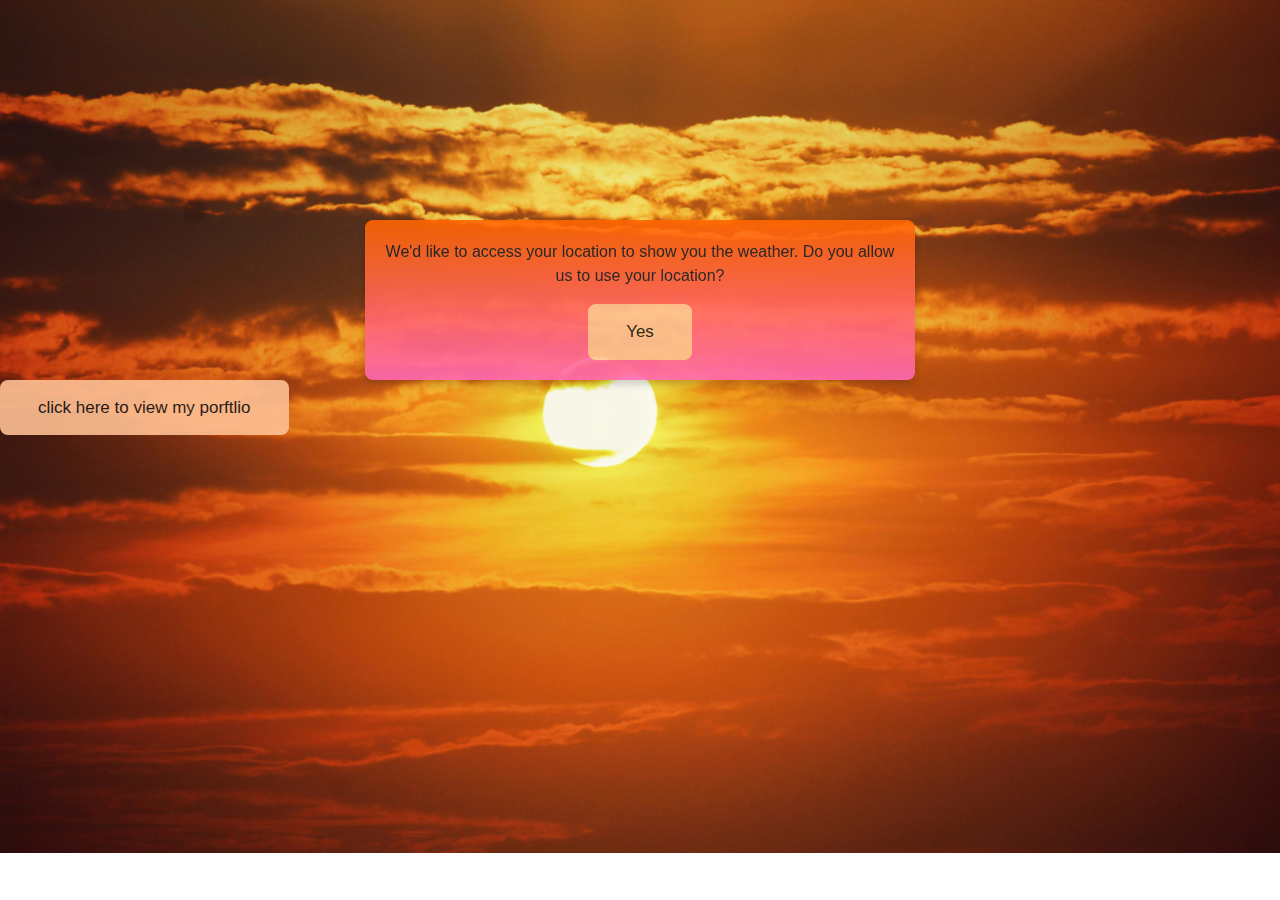
<file: index.html>
<!DOCTYPE html>
<html lang="en">
  <head>
    <meta charset="UTF-8" />
    <meta name="viewport" content="width=device-width, initial-scale=1.0" />
    <title>Weather App</title>
    <link
      href="https://cdn.jsdelivr.net/npm/bootstrap@5.3.0/dist/css/bootstrap.min.css"
      rel="stylesheet"
    />
    <style>
      body {
        font-family: Arial, sans-serif;
        background: url(weather6.jpg);
        background-size: cover;
        background-repeat: no-repeat;
        padding-top: 70px;
        opacity: 0.9;
        align-items: center;
        height: 100%;
        margin: 0;
      }
      .navbar {
        background: linear-gradient(
          to right,
          #ff6699,
          #ff9900
        ); /* Replace with your chosen gradient */
      }
      .navbar-nav {
        margin-left: 0; /* Ensures items are on the left */
      }

      .navbar-nav .nav-link {
        font-weight: bold;
      }

      #locationPrompt,
      #weatherApp {
        background: linear-gradient(to bottom, #ff6600, #ff69b4);
        padding: 20px;
        border-radius: 8px;
        box-shadow: 0 4px 8px rgba(0, 0, 0, 0.2);
        text-align: center;
        width: 550px;
        margin-top: 150px;
        margin-left: auto;
        margin-right: auto;
      }

      /*button*/
      /* From Uiverse.io by MuhammadHasann */
      button {
        position: relative;
        padding: 12px 35px;
        background: #fec195;
        font-size: 17px;
        font-weight: 500;
        color: #181818;
        border: 3px solid #fec195;
        border-radius: 8px;
        box-shadow: 0 0 0 #fec1958c;
        transition: all 0.3s ease-in-out;
        cursor: pointer;
      }

      .star-1 {
        position: absolute;
        top: 20%;
        left: 20%;
        width: 25px;
        height: auto;
        filter: drop-shadow(0 0 0 #fffdef);
        z-index: -5;
        transition: all 1s cubic-bezier(0.05, 0.83, 0.43, 0.96);
      }

      .star-2 {
        position: absolute;
        top: 45%;
        left: 45%;
        width: 15px;
        height: auto;
        filter: drop-shadow(0 0 0 #fffdef);
        z-index: -5;
        transition: all 1s cubic-bezier(0, 0.4, 0, 1.01);
      }

      .star-3 {
        position: absolute;
        top: 40%;
        left: 40%;
        width: 5px;
        height: auto;
        filter: drop-shadow(0 0 0 #fffdef);
        z-index: -5;
        transition: all 1s cubic-bezier(0, 0.4, 0, 1.01);
      }

      .star-4 {
        position: absolute;
        top: 20%;
        left: 40%;
        width: 8px;
        height: auto;
        filter: drop-shadow(0 0 0 #fffdef);
        z-index: -5;
        transition: all 0.8s cubic-bezier(0, 0.4, 0, 1.01);
      }

      .star-5 {
        position: absolute;
        top: 25%;
        left: 45%;
        width: 15px;
        height: auto;
        filter: drop-shadow(0 0 0 #fffdef);
        z-index: -5;
        transition: all 0.6s cubic-bezier(0, 0.4, 0, 1.01);
      }

      .star-6 {
        position: absolute;
        top: 5%;
        left: 50%;
        width: 5px;
        height: auto;
        filter: drop-shadow(0 0 0 #fffdef);
        z-index: -5;
        transition: all 0.8s ease;
      }

      button:hover {
        background: transparent;
        color: #fec195;
        box-shadow: 0 0 25px #fec1958c;
      }

      button:hover .star-1 {
        position: absolute;
        top: -80%;
        left: -30%;
        width: 25px;
        height: auto;
        filter: drop-shadow(0 0 10px #fffdef);
        z-index: 2;
      }

      button:hover .star-2 {
        position: absolute;
        top: -25%;
        left: 10%;
        width: 15px;
        height: auto;
        filter: drop-shadow(0 0 10px #fffdef);
        z-index: 2;
      }

      button:hover .star-3 {
        position: absolute;
        top: 55%;
        left: 25%;
        width: 5px;
        height: auto;
        filter: drop-shadow(0 0 10px #fffdef);
        z-index: 2;
      }

      button:hover .star-4 {
        position: absolute;
        top: 30%;
        left: 80%;
        width: 8px;
        height: auto;
        filter: drop-shadow(0 0 10px #fffdef);
        z-index: 2;
      }

      button:hover .star-5 {
        position: absolute;
        top: 25%;
        left: 115%;
        width: 15px;
        height: auto;
        filter: drop-shadow(0 0 10px #fffdef);
        z-index: 2;
      }

      button:hover .star-6 {
        position: absolute;
        top: 5%;
        left: 60%;
        width: 5px;
        height: auto;
        filter: drop-shadow(0 0 10px #fffdef);
        z-index: 2;
      }

      .fil0 {
        fill: #fffdef;
      }

      .forecast {
        display: flex;
        justify-content: space-between;
        margin-top: 20px;
        margin-left: auto;
      }

      .day-box {
        background-color: #e0e0e0;
        padding: 10px;
        border-radius: 5px;
        width: 90px;
        text-align: center;
      }

      .day-box span {
        display: block;
        font-size: 14px;
        margin-bottom: 5px;
      }

      .day-box .temperature {
        font-size: 16px;
        font-weight: bold;
      }
    </style>
  </head>
  <body>
    <!-- Bootstrap Navbar -->
    <!--<nav class="navbar navbar-expand-lg navbar-light bg-light fixed-top">
      <div class="container-fluid">
          <a class="navbar-brand" href="#">WeatherApp</a>
          <button class="navbar-toggler" type="button" data-bs-toggle="collapse" data-bs-target="#navbarNav" aria-controls="navbarNav" aria-expanded="false" aria-label="Toggle navigation">
              <span class="navbar-toggler-icon"></span>
          </button>
          <div class="collapse navbar-collapse" id="navbarNav">
              <ul class="navbar-nav">
                  <li class="nav-item">
                      <a class="nav-link active" aria-current="page" href="home.html">Home</a>
                  </li>
                  <li class="nav-item">
                      <a class="nav-link" href="AboutMe.html">About</a>
                  </li>
                  <li class="nav-item">
                      <a class="nav-link" href="Education.html">Education</a>
                  </li>
                  <li class="nav-item">
                    <a class="nav-link" href="Projects.html">Projects</a>
                </li>
                <li class="nav-item">
                  <a class="nav-link" href="Services.html">Services</a>
                  <li class="nav-item">
                    <a class="nav-link" href="ContactMe.html">Contact Me</a>
                </li>
              </li>
                  
              </ul>
          </div>
      </div>
  </nav>-->
    
        <div id="locationPrompt">
          <p>
            We'd like to access your location to show you the weather. Do you
            allow us to use your location?
          </p>
          <!-- From Uiverse.io by MuhammadHasann -->
          <button onclick="getLocation()">
            Yes
            <div class="star-1">
              <svg
                xmlns="http://www.w3.org/2000/svg"
                xml:space="preserve"
                version="1.1"
                style="
                  shape-rendering: geometricPrecision;
                  text-rendering: geometricPrecision;
                  image-rendering: optimizeQuality;
                  fill-rule: evenodd;
                  clip-rule: evenodd;
                "
                viewBox="0 0 784.11 815.53"
                xmlns:xlink="http://www.w3.org/1999/xlink"
              >
                <defs></defs>
                <g id="Layer_x0020_1">
                  <metadata id="CorelCorpID_0Corel-Layer"></metadata>
                  <path
                    class="fil0"
                    d="M392.05 0c-20.9,210.08 -184.06,378.41 -392.05,407.78 207.96,29.37 371.12,197.68 392.05,407.74 20.93,-210.06 184.09,-378.37 392.05,-407.74 -207.98,-29.38 -371.16,-197.69 -392.06,-407.78z"
                  ></path>
                </g>
              </svg>
            </div>
            <div class="star-2">
              <svg
                xmlns="http://www.w3.org/2000/svg"
                xml:space="preserve"
                version="1.1"
                style="
                  shape-rendering: geometricPrecision;
                  text-rendering: geometricPrecision;
                  image-rendering: optimizeQuality;
                  fill-rule: evenodd;
                  clip-rule: evenodd;
                "
                viewBox="0 0 784.11 815.53"
                xmlns:xlink="http://www.w3.org/1999/xlink"
              >
                <defs></defs>
                <g id="Layer_x0020_1">
                  <metadata id="CorelCorpID_0Corel-Layer"></metadata>
                  <path
                    class="fil0"
                    d="M392.05 0c-20.9,210.08 -184.06,378.41 -392.05,407.78 207.96,29.37 371.12,197.68 392.05,407.74 20.93,-210.06 184.09,-378.37 392.05,-407.74 -207.98,-29.38 -371.16,-197.69 -392.06,-407.78z"
                  ></path>
                </g>
              </svg>
            </div>
            <div class="star-3">
              <svg
                xmlns="http://www.w3.org/2000/svg"
                xml:space="preserve"
                version="1.1"
                style="
                  shape-rendering: geometricPrecision;
                  text-rendering: geometricPrecision;
                  image-rendering: optimizeQuality;
                  fill-rule: evenodd;
                  clip-rule: evenodd;
                "
                viewBox="0 0 784.11 815.53"
                xmlns:xlink="http://www.w3.org/1999/xlink"
              >
                <defs></defs>
                <g id="Layer_x0020_1">
                  <metadata id="CorelCorpID_0Corel-Layer"></metadata>
                  <path
                    class="fil0"
                    d="M392.05 0c-20.9,210.08 -184.06,378.41 -392.05,407.78 207.96,29.37 371.12,197.68 392.05,407.74 20.93,-210.06 184.09,-378.37 392.05,-407.74 -207.98,-29.38 -371.16,-197.69 -392.06,-407.78z"
                  ></path>
                </g>
              </svg>
            </div>
            <div class="star-4">
              <svg
                xmlns="http://www.w3.org/2000/svg"
                xml:space="preserve"
                version="1.1"
                style="
                  shape-rendering: geometricPrecision;
                  text-rendering: geometricPrecision;
                  image-rendering: optimizeQuality;
                  fill-rule: evenodd;
                  clip-rule: evenodd;
                "
                viewBox="0 0 784.11 815.53"
                xmlns:xlink="http://www.w3.org/1999/xlink"
              >
                <defs></defs>
                <g id="Layer_x0020_1">
                  <metadata id="CorelCorpID_0Corel-Layer"></metadata>
                  <path
                    class="fil0"
                    d="M392.05 0c-20.9,210.08 -184.06,378.41 -392.05,407.78 207.96,29.37 371.12,197.68 392.05,407.74 20.93,-210.06 184.09,-378.37 392.05,-407.74 -207.98,-29.38 -371.16,-197.69 -392.06,-407.78z"
                  ></path>
                </g>
              </svg>
            </div>
            <div class="star-5">
              <svg
                xmlns="http://www.w3.org/2000/svg"
                xml:space="preserve"
                version="1.1"
                style="
                  shape-rendering: geometricPrecision;
                  text-rendering: geometricPrecision;
                  image-rendering: optimizeQuality;
                  fill-rule: evenodd;
                  clip-rule: evenodd;
                "
                viewBox="0 0 784.11 815.53"
                xmlns:xlink="http://www.w3.org/1999/xlink"
              >
                <defs></defs>
                <g id="Layer_x0020_1">
                  <metadata id="CorelCorpID_0Corel-Layer"></metadata>
                  <path
                    class="fil0"
                    d="M392.05 0c-20.9,210.08 -184.06,378.41 -392.05,407.78 207.96,29.37 371.12,197.68 392.05,407.74 20.93,-210.06 184.09,-378.37 392.05,-407.74 -207.98,-29.38 -371.16,-197.69 -392.06,-407.78z"
                  ></path>
                </g>
              </svg>
            </div>
            <div class="star-6">
              <svg
                xmlns="http://www.w3.org/2000/svg"
                xml:space="preserve"
                version="1.1"
                style="
                  shape-rendering: geometricPrecision;
                  text-rendering: geometricPrecision;
                  image-rendering: optimizeQuality;
                  fill-rule: evenodd;
                  clip-rule: evenodd;
                "
                viewBox="0 0 784.11 815.53"
                xmlns:xlink="http://www.w3.org/1999/xlink"
              >
                <defs></defs>
                <g id="Layer_x0020_1">
                  <metadata id="CorelCorpID_0Corel-Layer"></metadata>
                  <path
                    class="fil0"
                    d="M392.05 0c-20.9,210.08 -184.06,378.41 -392.05,407.78 207.96,29.37 371.12,197.68 392.05,407.74 20.93,-210.06 184.09,-378.37 392.05,-407.74 -207.98,-29.38 -371.16,-197.69 -392.06,-407.78z"
                  ></path>
                </g>
              </svg>
            </div>
          </button>
        </div>

        <div id="weatherApp" style="display: none">
          <h1>Weather in <span id="location"></span></h1>
          <p>Town/City: <span id="town"></span></p>
          <p>Neighborhood: <span id="neighborhood"></span></p>
          <p>Street: <span id="street"></span></p>
          <p>
            Temperature: <span id="temperature"></span>°C
            <span id="weatherEmoji"></span>
          </p>
          <p>Wind: <span id="wind"></span> km/h</p>
          <p>Humidity: <span id="humidity"></span>%</p>

          <div class="forecast" id="forecast"></div>
        </div>
        <button onclick="goToHomepage()" >
          click here to view my porftlio
          <div class="star-1">
            <svg
              xmlns="http://www.w3.org/2000/svg"
              xml:space="preserve"
              version="1.1"
              style="
                shape-rendering: geometricPrecision;
                text-rendering: geometricPrecision;
                image-rendering: optimizeQuality;
                fill-rule: evenodd;
                clip-rule: evenodd;
              "
              viewBox="0 0 784.11 815.53"
              xmlns:xlink="http://www.w3.org/1999/xlink"
            >
              <defs></defs>
              <g id="Layer_x0020_1">
                <metadata id="CorelCorpID_0Corel-Layer"></metadata>
                <path
                  class="fil0"
                  d="M392.05 0c-20.9,210.08 -184.06,378.41 -392.05,407.78 207.96,29.37 371.12,197.68 392.05,407.74 20.93,-210.06 184.09,-378.37 392.05,-407.74 -207.98,-29.38 -371.16,-197.69 -392.06,-407.78z"
                ></path>
              </g>
            </svg>
          </div>
          <div class="star-2">
            <svg
              xmlns="http://www.w3.org/2000/svg"
              xml:space="preserve"
              version="1.1"
              style="
                shape-rendering: geometricPrecision;
                text-rendering: geometricPrecision;
                image-rendering: optimizeQuality;
                fill-rule: evenodd;
                clip-rule: evenodd;
              "
              viewBox="0 0 784.11 815.53"
              xmlns:xlink="http://www.w3.org/1999/xlink"
            >
              <defs></defs>
              <g id="Layer_x0020_1">
                <metadata id="CorelCorpID_0Corel-Layer"></metadata>
                <path
                  class="fil0"
                  d="M392.05 0c-20.9,210.08 -184.06,378.41 -392.05,407.78 207.96,29.37 371.12,197.68 392.05,407.74 20.93,-210.06 184.09,-378.37 392.05,-407.74 -207.98,-29.38 -371.16,-197.69 -392.06,-407.78z"
                ></path>
              </g>
            </svg>
          </div>
          <div class="star-3">
            <svg
              xmlns="http://www.w3.org/2000/svg"
              xml:space="preserve"
              version="1.1"
              style="
                shape-rendering: geometricPrecision;
                text-rendering: geometricPrecision;
                image-rendering: optimizeQuality;
                fill-rule: evenodd;
                clip-rule: evenodd;
              "
              viewBox="0 0 784.11 815.53"
              xmlns:xlink="http://www.w3.org/1999/xlink"
            >
              <defs></defs>
              <g id="Layer_x0020_1">
                <metadata id="CorelCorpID_0Corel-Layer"></metadata>
                <path
                  class="fil0"
                  d="M392.05 0c-20.9,210.08 -184.06,378.41 -392.05,407.78 207.96,29.37 371.12,197.68 392.05,407.74 20.93,-210.06 184.09,-378.37 392.05,-407.74 -207.98,-29.38 -371.16,-197.69 -392.06,-407.78z"
                ></path>
              </g>
            </svg>
          </div>
          <div class="star-4">
            <svg
              xmlns="http://www.w3.org/2000/svg"
              xml:space="preserve"
              version="1.1"
              style="
                shape-rendering: geometricPrecision;
                text-rendering: geometricPrecision;
                image-rendering: optimizeQuality;
                fill-rule: evenodd;
                clip-rule: evenodd;
              "
              viewBox="0 0 784.11 815.53"
              xmlns:xlink="http://www.w3.org/1999/xlink"
            >
              <defs></defs>
              <g id="Layer_x0020_1">
                <metadata id="CorelCorpID_0Corel-Layer"></metadata>
                <path
                  class="fil0"
                  d="M392.05 0c-20.9,210.08 -184.06,378.41 -392.05,407.78 207.96,29.37 371.12,197.68 392.05,407.74 20.93,-210.06 184.09,-378.37 392.05,-407.74 -207.98,-29.38 -371.16,-197.69 -392.06,-407.78z"
                ></path>
              </g>
            </svg>
          </div>
          <div class="star-5">
            <svg
              xmlns="http://www.w3.org/2000/svg"
              xml:space="preserve"
              version="1.1"
              style="
                shape-rendering: geometricPrecision;
                text-rendering: geometricPrecision;
                image-rendering: optimizeQuality;
                fill-rule: evenodd;
                clip-rule: evenodd;
              "
              viewBox="0 0 784.11 815.53"
              xmlns:xlink="http://www.w3.org/1999/xlink"
            >
              <defs></defs>
              <g id="Layer_x0020_1">
                <metadata id="CorelCorpID_0Corel-Layer"></metadata>
                <path
                  class="fil0"
                  d="M392.05 0c-20.9,210.08 -184.06,378.41 -392.05,407.78 207.96,29.37 371.12,197.68 392.05,407.74 20.93,-210.06 184.09,-378.37 392.05,-407.74 -207.98,-29.38 -371.16,-197.69 -392.06,-407.78z"
                ></path>
              </g>
            </svg>
          </div>
          <div class="star-6">
            <svg
              xmlns="http://www.w3.org/2000/svg"
              xml:space="preserve"
              version="1.1"
              style="
                shape-rendering: geometricPrecision;
                text-rendering: geometricPrecision;
                image-rendering: optimizeQuality;
                fill-rule: evenodd;
                clip-rule: evenodd;
              "
              viewBox="0 0 784.11 815.53"
              xmlns:xlink="http://www.w3.org/1999/xlink"
            >
              <defs></defs>
              <g id="Layer_x0020_1">
                <metadata id="CorelCorpID_0Corel-Layer"></metadata>
                <path
                  class="fil0"
                  d="M392.05 0c-20.9,210.08 -184.06,378.41 -392.05,407.78 207.96,29.37 371.12,197.68 392.05,407.74 20.93,-210.06 184.09,-378.37 392.05,-407.74 -207.98,-29.38 -371.16,-197.69 -392.06,-407.78z"
                ></path>
              </g>
            </svg>
          </div>
        </button>
      
    <script>
      function getLocation() {
        if (navigator.geolocation) {
          navigator.geolocation.getCurrentPosition(showWeather, showError);
        } else {
          alert("Geolocation is not supported by this browser.");
        }
      }

      function showWeather(position) {
        const lat = position.coords.latitude;
        const lon = position.coords.longitude;

        const apiKey = "b3e2e64d970d40bba699bd2e87ecc498";

        fetch(
          `https://api.opencagedata.com/geocode/v1/json?q=${lat}+${lon}&key=${apiKey}`
        )
          .then((response) => response.json())
          .then((data) => {
            const locationData = data.results[0].components;

            const town =
              locationData.city ||
              locationData.town ||
              locationData.village ||
              locationData.suburb ||
              locationData.state_district;
            const neighborhood =
              locationData.neighbourhood ||
              locationData.suburb ||
              "Neighborhood not available";
            const street = locationData.road || "Street info not available";

            document.getElementById("locationPrompt").style.display = "none";
            document.getElementById("weatherApp").style.display = "block";

            document.getElementById("location").textContent =
              locationData.state || locationData.county || locationData.region;
            document.getElementById("town").textContent =
              town || "Town not available";
            document.getElementById("neighborhood").textContent = neighborhood;
            document.getElementById("street").textContent = street;

            fetchWeatherData(lat, lon);
          });
      }

      function fetchWeatherData(lat, lon) {
        const weatherApiUrl = `https://api.weatherapi.com/v1/forecast.json?key=056c0920a9754ffdbbb141845242508&q=${lat},${lon}&days=6`;

        fetch(weatherApiUrl)
          .then((response) => response.json())
          .then((data) => {
            document.getElementById("temperature").textContent =
              data.current.temp_c;

            const weatherEmoji = getWeatherEmoji(data.current.condition.text);
            document.getElementById("weatherEmoji").textContent = weatherEmoji;

            document.getElementById("wind").textContent = data.current.wind_kph;
            document.getElementById("humidity").textContent =
              data.current.humidity;

            const forecastContainer = document.getElementById("forecast");
            data.forecast.forecastday.forEach((day, index) => {
              if (index > 0) {
                // Skip today
                const date = new Date(day.date);
                const dayName = date.toLocaleDateString("en-US", {
                  weekday: "long",
                });

                const dayBox = document.createElement("div");
                dayBox.className = "day-box";

                const dayEmoji = getWeatherEmoji(day.day.condition.text);
                dayBox.innerHTML = `
                            <span>${dayName}</span>
                            <span class="temperature">${day.day.avgtemp_c}°C ${dayEmoji}</span>
                        `;
                forecastContainer.appendChild(dayBox);
              }
            });
          });
      }

      function showError(error) {
        alert("Unable to retrieve your location. Error code: " + error.code);
      }

      function getWeatherEmoji(condition) {
        switch (condition.toLowerCase()) {
          case "clear":
          case "sunny":
            return "☀️";
          case "partly cloudy":
            return "⛅";
          case "cloudy":
            return "☁️";
          case "rain":
            return "🌧️";
          case "snow":
            return "❄️";
          case "thunderstorm":
            return "⛈️";
          default:
            return "🌡️";
        }
      }
      function goToHomepage() {
    window.location.href = 'home.html'; // Replace 'index.html' with the path to your homepage
}
    </script>
    
    </style>

    <script src="https://cdn.jsdelivr.net/npm/@popperjs/core@2.11.6/dist/umd/popper.min.js"></script>
    <script src="https://cdn.jsdelivr.net/npm/bootstrap@5.3.0/dist/js/bootstrap.min.js"></script>
  </body>
</html>
</file>
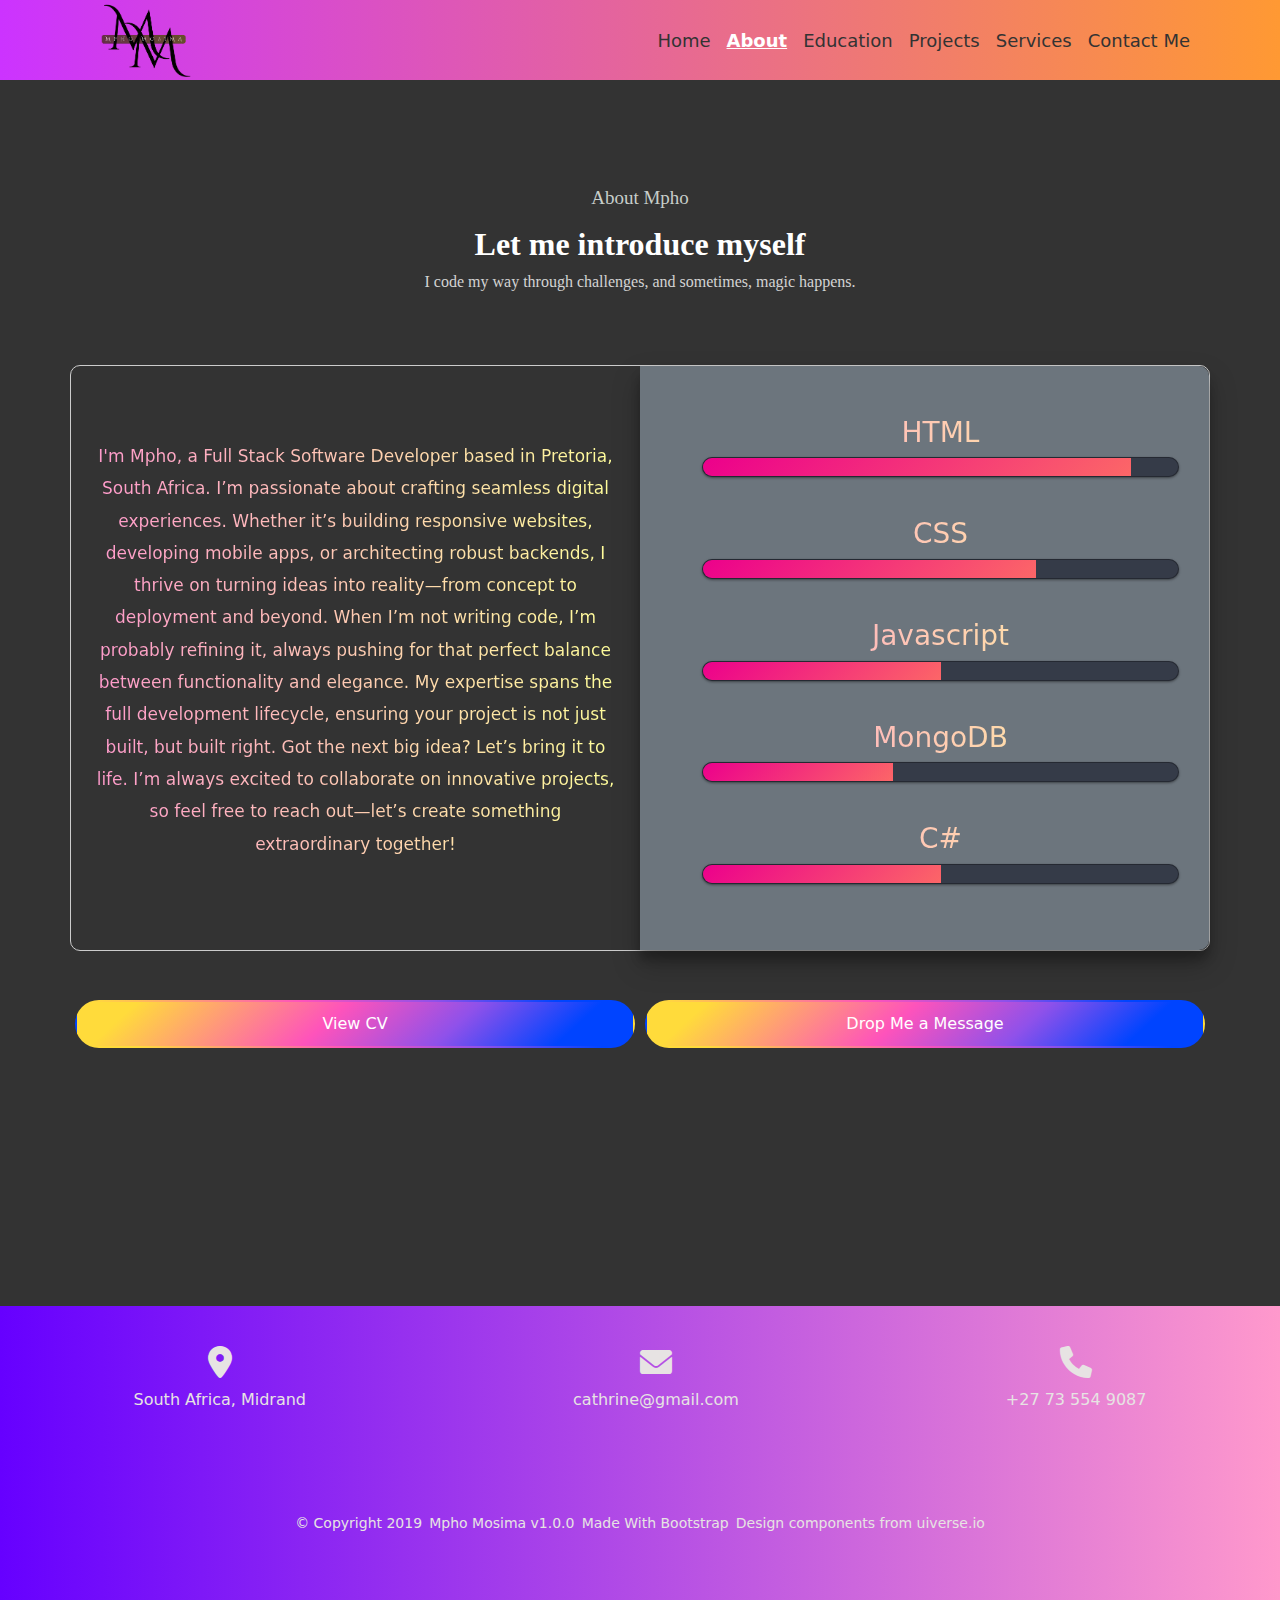
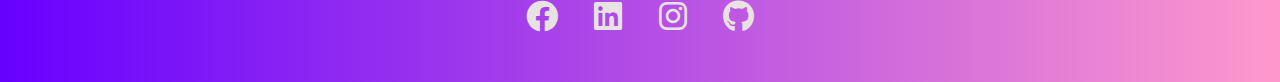
<file: AboutMe.html>
<!DOCTYPE html>
<html lang="en">
  <head>
    <meta charset="UTF-8" />
    <meta name="viewport" content="width=device-width, initial-scale=1.0" />
    <title>Mpho | Portfolio</title>
    <!-- Bootstrap 5 CSS -->
    <link
      href="https://cdn.jsdelivr.net/npm/bootstrap@5.3.0/dist/css/bootstrap.min.css"
      rel="stylesheet"
    />
    <link
      rel="stylesheet"
      href="https://cdnjs.cloudflare.com/ajax/libs/font-awesome/6.0.0-beta3/css/all.min.css"
    />
    <link rel="stylesheet" href="index.css" />
    <link rel="stylesheet" href="aboutMe.css" />
    <link rel="icon" type="image/x-icon" href="my-logo2.png">
    <style>
      /* Ensure the body covers the full height of the viewport */
      html,
      body {
        height: 100%;
        margin: 0;
        padding: 0;
      }

      /* Navbar settings */
      .navbar {
        height: 80px; /* Set a fixed height for the navbar */
       
      }

      .navbar-brand img {
        height: auto; /* Maintain aspect ratio */
        max-height: 80px; /* Control the maximum height of the logo */
        width: 100%; /* Maximum height for the logo */
      }

      .navbar-toggler {
        order: 1;
      }

      .navbar-collapse {
        order: 2;
      }

      .ms-auto {
        margin-left: auto;
      }

      /* Introduction section */
      section {
        min-height: 100vh; /* Ensure the section takes up at least the full height of the viewport */
        display: flex;
        justify-content: center;
        align-items: center;
        flex-direction: column;
        padding-top: 80px; /* Prevent content from being hidden behind the fixed navbar */

        text-align: center; /* Center-align the text */
      }

      .intro h1 {
        font-size: 36px;
        font-weight: bold;
        color: #333; /* Adjust color to your preference */
      }

      .intro p {
        font-size: 18px;
        color: #666; /* Adjust color to your preference */
        margin-top: 20px; /* Add space between the h1 and the paragraph */
      }

      /* Responsive adjustments */
      @media (max-width: 768px) {
        .navbar {
          height: 60px;
        }
        .navbar .menu {
          background: white;
          opacity: o.9;
          margin-top: 3px;
          padding-left: 7px;
        }

        .intro h1 {
          font-size: 28px; /* Smaller font size for mobile */
        }

        .intro p {
          font-size: 16px; /* Smaller font size for mobile */
        }
      }

      @media (max-width: 576px) {
        .navbar-brand img {
          max-height: 40px; /* Smaller logo for very small screens */
        }
        .navbar .menu {
          background: gray;
          opacity: o.9;
          margin-top: 3px;
          padding-left: 7px;
        }

        .intro h1 {
          font-size: 24px; /* Smaller font size for mobile */
        }

        .intro p {
          font-size: 14px; /* Smaller font size for mobile */
        }
      }
    </style>
  </head>
  <body>
    <!-- Navigation bar -->
    <nav class="navbar fixed-top navbar-expand-lg navbar-light bg-light">
      <div class="container">
        <!-- Logo on the left -->
        <a class="navbar-brand" href="home.html">
          <img src="my-logo2.png" alt="Logo" />
        </a>
        <!-- Button for toggling the navbar on smaller screens, positioned on the top right -->
        <button
          class="navbar-toggler ms-auto"
          type="button"
          data-bs-toggle="collapse"
          data-bs-target="#navbarNav"
          aria-controls="navbarNav"
          aria-expanded="false"
          aria-label="Toggle navigation"
        >
          <span class="navbar-toggler-icon"></span>
        </button>
        <!-- Navbar links on the right -->
        <div class="collapse navbar-collapse menu" id="navbarNav">
          <ul class="navbar-nav ms-auto mb-2 mb-lg-0">
            <li class="nav-item">
              <a class="nav-link" href="home.html"
                >Home</a
              >
            </li>
            <li class="nav-item">
              <a class="nav-link" href="AboutMe.html">About</a>
            </li>
            <li class="nav-item">
              <a class="nav-link" href="Education.html">Education</a>
            </li>
            <li class="nav-item">
              <a class="nav-link" href="Projects.html">Projects</a>
            </li>
            <li class="nav-item">
              <a class="nav-link" href="Services.html">Services</a>
            </li>
            <li class="nav-item">
              <a class="nav-link" href="ContactMe.html">Contact Me</a>
            </li>
          </ul>
        </div>
      </div>
    </nav>

    <!-- Introduction -->
    <section class="about-me">
      <div class="container">
        <div class="row justify-content-center">
          <div class="col-md-8 col-sm-10 col-12 center-text">
            <h5>About Mpho</h5>
            <h2>Let me introduce myself</h2>
            <h6>I code my way through challenges, and sometimes, magic happens.</h6>
          </div>
        </div>

        <div class="row justify-content-center about-me-skills-container">
          <div class="col-lg-6 col-md-12 d-flex profile-skills">
            <div class="profile flex-fill">
              <p class="fill">
                I'm Mpho, a Full Stack Software Developer based in Pretoria,
                South Africa. I’m passionate about crafting seamless digital
                experiences. Whether it’s building responsive websites,
                developing mobile apps, or architecting robust backends, I
                thrive on turning ideas into reality—from concept to deployment
                and beyond. When I’m not writing code, I’m probably refining it,
                always pushing for that perfect balance between functionality
                and elegance. My expertise spans the full development lifecycle,
                ensuring your project is not just built, but built right. Got
                the next big idea? Let’s bring it to life. I’m always excited to
                collaborate on innovative projects, so feel free to reach
                out—let’s create something extraordinary together!
              </p>
            </div>
            <div class="skills flex-fill bg-secondary text-white">
              <ul>
                <li>
                  <h3 class="fill">HTML</h3>
                  <span class="bar"><span class="html"></span></span>
                </li>
                <li>
                  <h3 class="fill">CSS</h3>
                  <span class="bar"><span class="css"></span></span>
                </li>
                <li>
                  <h3 class="fill">Javascript</h3>
                  <span class="bar"><span class="javascript"></span></span>
                </li>
                <li>
                  <h3 class="fill">MongoDB</h3>
                  <span class="bar"><span class="mongodb"></span></span>
                </li>
                <li>
                  <h3 class="fill">C#</h3>
                  <span class="bar"><span class="c-sharp"></span></span>
                </li>
              </ul>
            </div>
          </div>
        </div>
        <div class="row btn-container d-flex justify-content-center">
          <div class="d-flex flex-fill mt-4 mb-5 about-actions-buttons">
            <a href="CV_1706959671495.pdf" class="btn btn-primary btn-custom">View CV</a>
            <a href="ContactMe.html" class="btn btn-secondary btn-custom">Drop Me a Message</a>
              
            
          </div>
        </div>
      </div>
    </section>

    <footer>
      <div class="icons-container">
        <div class="icons">
          <a
            href="https://www.google.co.za/maps/place/Gallagher+Convention+Centre/@-26.0023428,28.1281739,17z/data=!3m1!4b1!4m6!3m5!1s0x1e956e09d35c626b:0x6ff5cc181341a2b!8m2!3d-26.0023428!4d28.1307488!16s%2Fm%2F09gc9lc?entry=ttu&g_ep=EgoyMDI0MDgyMS4wIKXMDSoASAFQAw%3D%3D"
          >
            <i class="fa-solid fa-location-dot fa-2x"></i>
            <p>South Africa, Midrand</p>
          </a>
        </div>

        <div class="icons">
          <i class="fa-solid fa-envelope fa-2x"></i>
          <p>cathrine@gmail.com</p>
        </div>

        <div class="icons">
          <i class="fa-solid fa-phone fa-2x"></i>
          <p>+27 73 554 9087</p>
        </div>
      </div>

      <span>
        <div class="detail">
          <p>© Copyright 2019</p>
        </div>
        <div class="detail">
          <p>Mpho Mosima v1.0.0</p>
        </div>
        <div class="detail">
          <p>Made With Bootstrap</p>
        </div>
        <p>
          Design components from <a href="https://uiverse.io/">uiverse.io</a>
        </p>
      </span>

      <div class="social-media">
        <a href="https://facebook.com">
          <i class="fa-brands fa-facebook fa-2x"></i>
        </a>
        <a href="https://linkedin.com">
          <i class="fa-brands fa-linkedin fa-2x"></i>
        </a>
        <a href="https://instagram.com">
          <i class="fa-brands fa-instagram fa-2x"></i>
        </a>
        <a href="https://github.com">
          <i class="fa-brands fa-github fa-2x"></i>
        </a>
      </div>
    </footer>


    <!-- Bootstrap 5 JS (Optional) -->
    <script src="https://cdn.jsdelivr.net/npm/bootstrap@5.3.0/dist/js/bootstrap.bundle.min.js"></script>
    <script>
      // Get the current page's pathname (e.g., '/about.html')
      const currentPath = window.location.pathname;
    
      // Get all navigation links
      const navLinks = document.querySelectorAll('.nav-link');
    
      // Loop through the links and add 'active' class to the link that matches the current pathname
      navLinks.forEach(link => {
        if (link.pathname === currentPath) {
          link.classList.add('active');
        }
      });
    </script>
  </body>
</html>
</file>
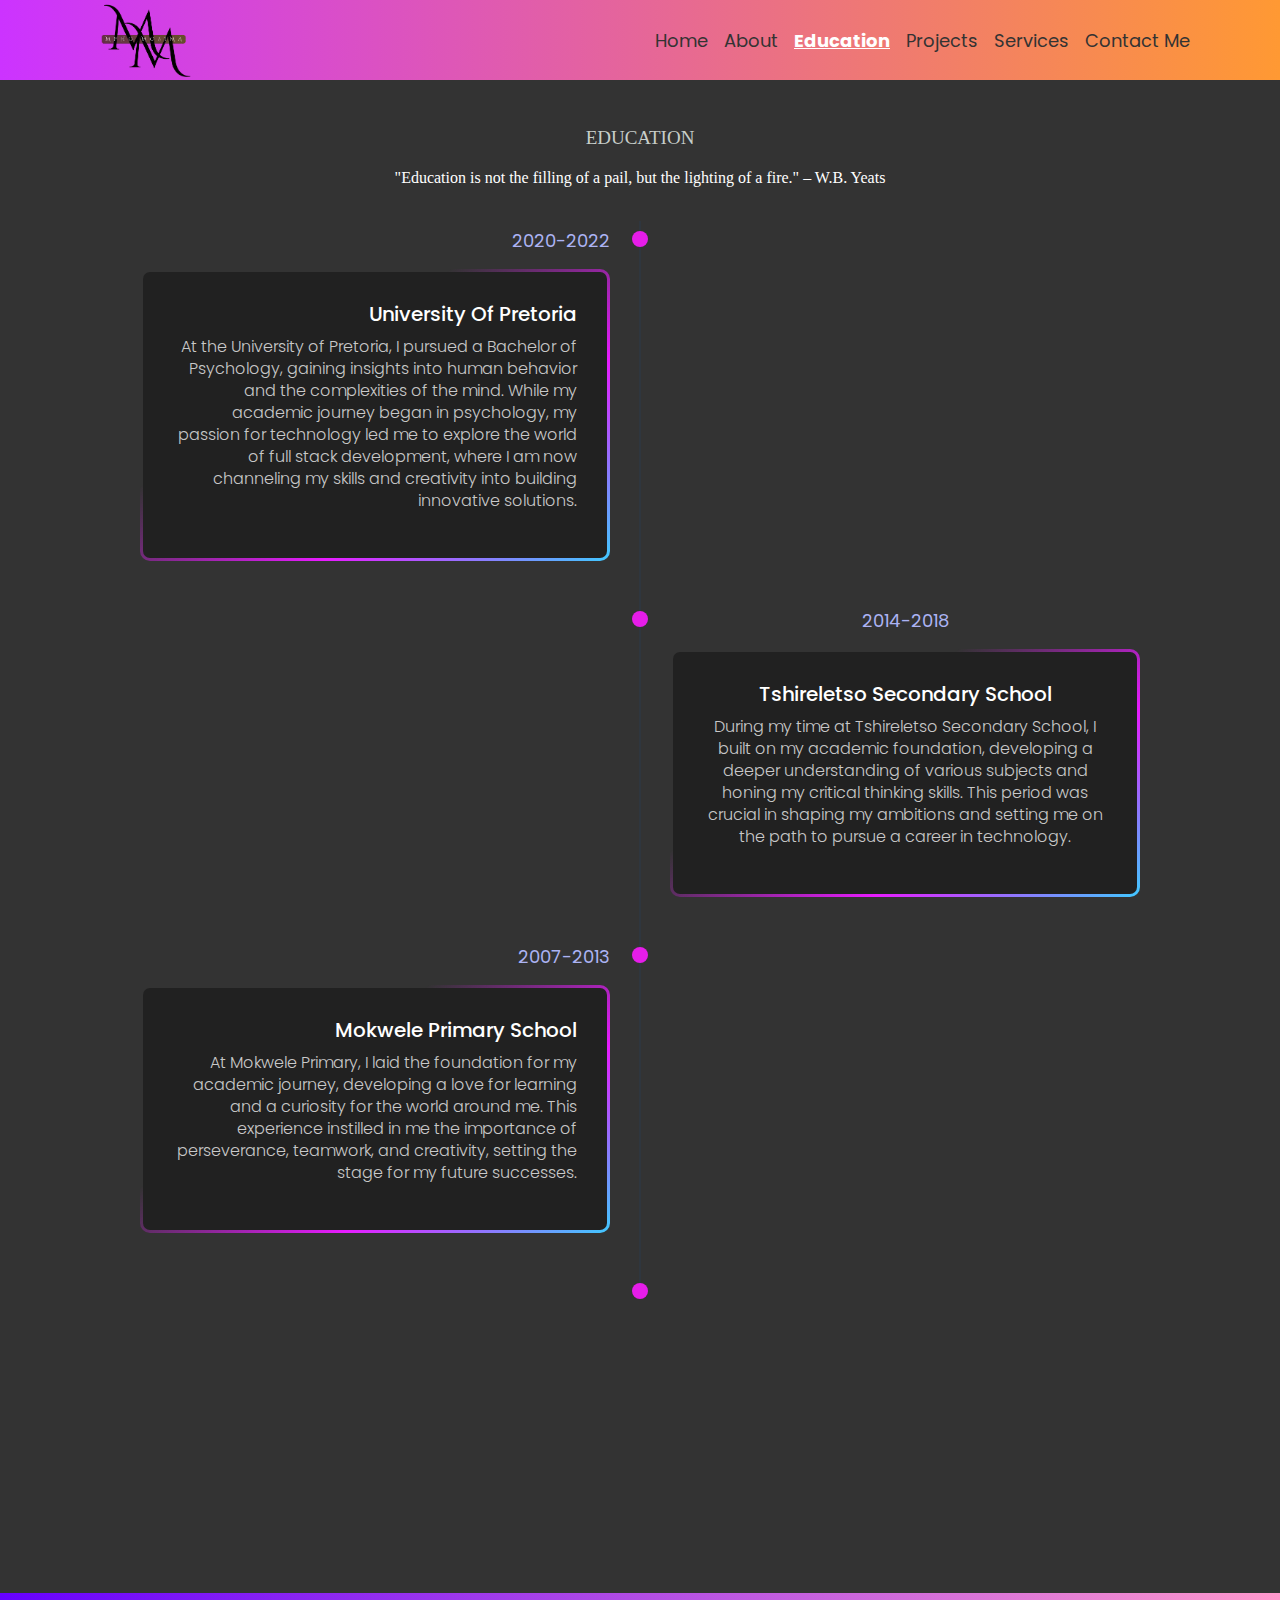
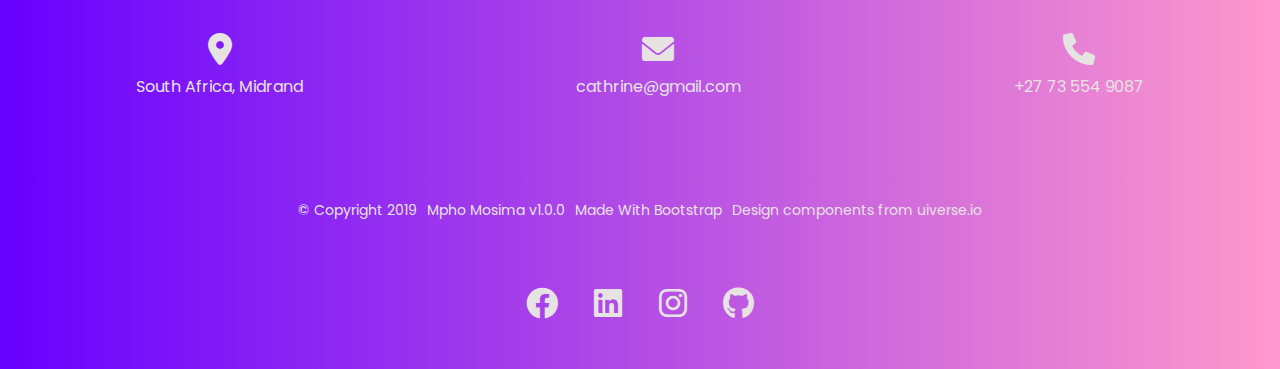
<file: Education.html>
<!DOCTYPE html>
<html lang="en">
  <head>
    <meta charset="UTF-8" />
    <meta name="viewport" content="width=device-width, initial-scale=1.0" />
    <title>Mpho | Portfolio</title>
    <!-- Bootstrap 5 CSS -->
    <link
      href="https://cdn.jsdelivr.net/npm/bootstrap@5.3.0/dist/css/bootstrap.min.css"
      rel="stylesheet"
    />
    <link
      rel="stylesheet"
      href="https://cdnjs.cloudflare.com/ajax/libs/font-awesome/6.0.0-beta3/css/all.min.css"
    />
    <link rel="stylesheet" href="index.css" />
    <link rel="stylesheet" href="education.css" />
    <link rel="icon" type="image/x-icon" href="my-logo2.png">
    <style>
      /* Ensure the body covers the full height of the viewport */
      html,
      body {
        height: 100%;
        margin: 0;
        padding: 0;
      }

      /* Navbar settings */
      .navbar {
        height: 80px; /* Set a fixed height for the navbar */
      }

      .navbar-brand img {
        height: auto; /* Maintain aspect ratio */
        max-height: 80px; /* Control the maximum height of the logo */
        width: 100%; /* Maximum height for the logo */
      }

      .navbar-toggler {
        order: 1;
      }

      .navbar-collapse {
        order: 2;
      }

      .ms-auto {
        margin-left: auto;
      }

      /* Introduction section */
      section {
        min-height: 100vh; /* Ensure the section takes up at least the full height of the viewport */
        display: flex;
        justify-content: center;
        align-items: center;
        flex-direction: column;
        padding-top: 80px; /* Prevent content from being hidden behind the fixed navbar */
        background-color: #f8f9fa; /* Optional background color */
        text-align: center; /* Center-align the text */
      }

      .intro h1 {
        font-size: 36px;
        font-weight: bold;
        color: #333; /* Adjust color to your preference */
      }

      .intro p {
        font-size: 18px;
        color: #666; /* Adjust color to your preference */
        margin-top: 20px; /* Add space between the h1 and the paragraph */
      }

      /* Responsive adjustments */
      @media (max-width: 768px) {
        .navbar {
          height: 60px;
        }
        .navbar .menu {
          background: white;
          opacity: o.9;
          margin-top: 3px;
          padding-left: 7px;
        }

        .intro h1 {
          font-size: 28px; /* Smaller font size for mobile */
        }

        .intro p {
          font-size: 16px; /* Smaller font size for mobile */
        }
      }

      @media (max-width: 576px) {
        .navbar-brand img {
          max-height: 40px; /* Smaller logo for very small screens */
        }
        .navbar .menu {
          background: gray;
          opacity: o.9;
          margin-top: 3px;
          padding-left: 7px;
        }

        .intro h1 {
          font-size: 24px; /* Smaller font size for mobile */
        }

        .intro p {
          font-size: 14px; /* Smaller font size for mobile */
        }
      }
    </style>
  </head>
  <body>
    <!-- Navigation bar -->
    <nav class="navbar fixed-top navbar-expand-lg navbar-light bg-light">
      <div class="container">
        <!-- Logo on the left -->
        <a class="navbar-brand" href="home.html">
          <img src="my-logo2.png" alt="Logo" />
        </a>
        <!-- Button for toggling the navbar on smaller screens, positioned on the top right -->
        <button
          class="navbar-toggler ms-auto"
          type="button"
          data-bs-toggle="collapse"
          data-bs-target="#navbarNav"
          aria-controls="navbarNav"
          aria-expanded="false"
          aria-label="Toggle navigation"
        >
          <span class="navbar-toggler-icon"></span>
        </button>
        <!-- Navbar links on the right -->
        <div class="collapse navbar-collapse menu" id="navbarNav">
          <ul class="navbar-nav ms-auto mb-2 mb-lg-0">
            <li class="nav-item">
              <a class="nav-link" href="home.html">Home</a>
            </li>
            <li class="nav-item">
              <a class="nav-link" href="AboutMe.html">About</a>
            </li>
            <li class="nav-item">
              <a class="nav-link" href="Education.html">Education</a>
            </li>
            <li class="nav-item">
              <a class="nav-link" href="Projects.html">Projects</a>
            </li>
            <li class="nav-item">
              <a class="nav-link" href="Services.html">Services</a>
            </li>
            <li class="nav-item">
              <a class="nav-link" href="ContactMe.html">Contact Me</a>
            </li>
          </ul>
        </div>
      </div>
    </nav>

    <!-- Education History -->
    <section class="timeline-section">
      <div class="education-header-container">
        <h5>EDUCATION</h5>
        <h6>
          "Education is not the filling of a pail, but the lighting of a fire."
          – W.B. Yeats
        </h6>
      </div>

      <div class="timeline-items">
        <div class="timeline-item">
          <div class="timeline-dot"></div>
          <div class="timeline-date">2020-2022</div>
          <div class="timeline-content">
            <h3>University Of Pretoria</h3>
            <p>
              At the University of Pretoria, I pursued a Bachelor of Psychology,
              gaining insights into human behavior and the complexities of the
              mind. While my academic journey began in psychology, my passion
              for technology led me to explore the world of full stack
              development, where I am now channeling my skills and creativity
              into building innovative solutions.
            </p>
            
          </div>
        </div>
        <div class="timeline-item">
          <div class="timeline-dot"></div>
          <div class="timeline-date">2014-2018</div>
          <div class="timeline-content">
            <h3>Tshireletso Secondary School</h3>
            <p>
              During my time at Tshireletso Secondary School, I built on my
              academic foundation, developing a deeper understanding of various
              subjects and honing my critical thinking skills. This period was
              crucial in shaping my ambitions and setting me on the path to
              pursue a career in technology.
            </p>
          </div>
        </div>
        <div class="timeline-item">
          <div class="timeline-dot"></div>
          <div class="timeline-date">2007-2013</div>
          <div class="timeline-content">
            <h3>Mokwele Primary School</h3>
            <p>
              At Mokwele Primary, I laid the foundation for my academic journey,
              developing a love for learning and a curiosity for the world
              around me. This experience instilled in me the importance of
              perseverance, teamwork, and creativity, setting the stage for my
              future successes.
            </p> 
          </div>
        </div>
        <div class="timeline-item">
          <div class="timeline-dot"></div>
          <div class="timeline-date"></div>
        </div>
      </div>
    </section>

    <footer>
      <div class="icons-container">
        <div class="icons">
          <a
            href="https://www.google.co.za/maps/place/Gallagher+Convention+Centre/@-26.0023428,28.1281739,17z/data=!3m1!4b1!4m6!3m5!1s0x1e956e09d35c626b:0x6ff5cc181341a2b!8m2!3d-26.0023428!4d28.1307488!16s%2Fm%2F09gc9lc?entry=ttu&g_ep=EgoyMDI0MDgyMS4wIKXMDSoASAFQAw%3D%3D"
          >
            <i class="fa-solid fa-location-dot fa-2x"></i>
            <p>South Africa, Midrand</p>
          </a>
        </div>

        <div class="icons">
          <i class="fa-solid fa-envelope fa-2x"></i>
          <p>cathrine@gmail.com</p>
        </div>

        <div class="icons">
          <i class="fa-solid fa-phone fa-2x"></i>
          <p>+27 73 554 9087</p>
        </div>
      </div>

      <span>
        <div class="detail">
          <p>© Copyright 2019</p>
        </div>
        <div class="detail">
          <p>Mpho Mosima v1.0.0</p>
        </div>
        <div class="detail">
          <p>Made With Bootstrap</p>
        </div>
        <p>
          Design components from <a href="https://uiverse.io/">uiverse.io</a>
        </p>
      </span>

      <div class="social-media">
        <a href="https://facebook.com">
          <i class="fa-brands fa-facebook fa-2x"></i>
        </a>
        <a href="https://linkedin.com">
          <i class="fa-brands fa-linkedin fa-2x"></i>
        </a>
        <a href="https://instagram.com">
          <i class="fa-brands fa-instagram fa-2x"></i>
        </a>
        <a href="https://github.com">
          <i class="fa-brands fa-github fa-2x"></i>
        </a>
      </div>
    </footer>

    <!-- Bootstrap 5 JS (Optional) -->
    <script src="https://cdn.jsdelivr.net/npm/bootstrap@5.3.0/dist/js/bootstrap.bundle.min.js"></script>
    <script>
      // Get the current page's pathname (e.g., '/about.html')
      const currentPath = window.location.pathname;
    
      // Get all navigation links
      const navLinks = document.querySelectorAll('.nav-link');
    
      // Loop through the links and add 'active' class to the link that matches the current pathname
      navLinks.forEach(link => {
        if (link.pathname === currentPath) {
          link.classList.add('active');
        }
      });
    </script>
  </body>
</html>
</file>
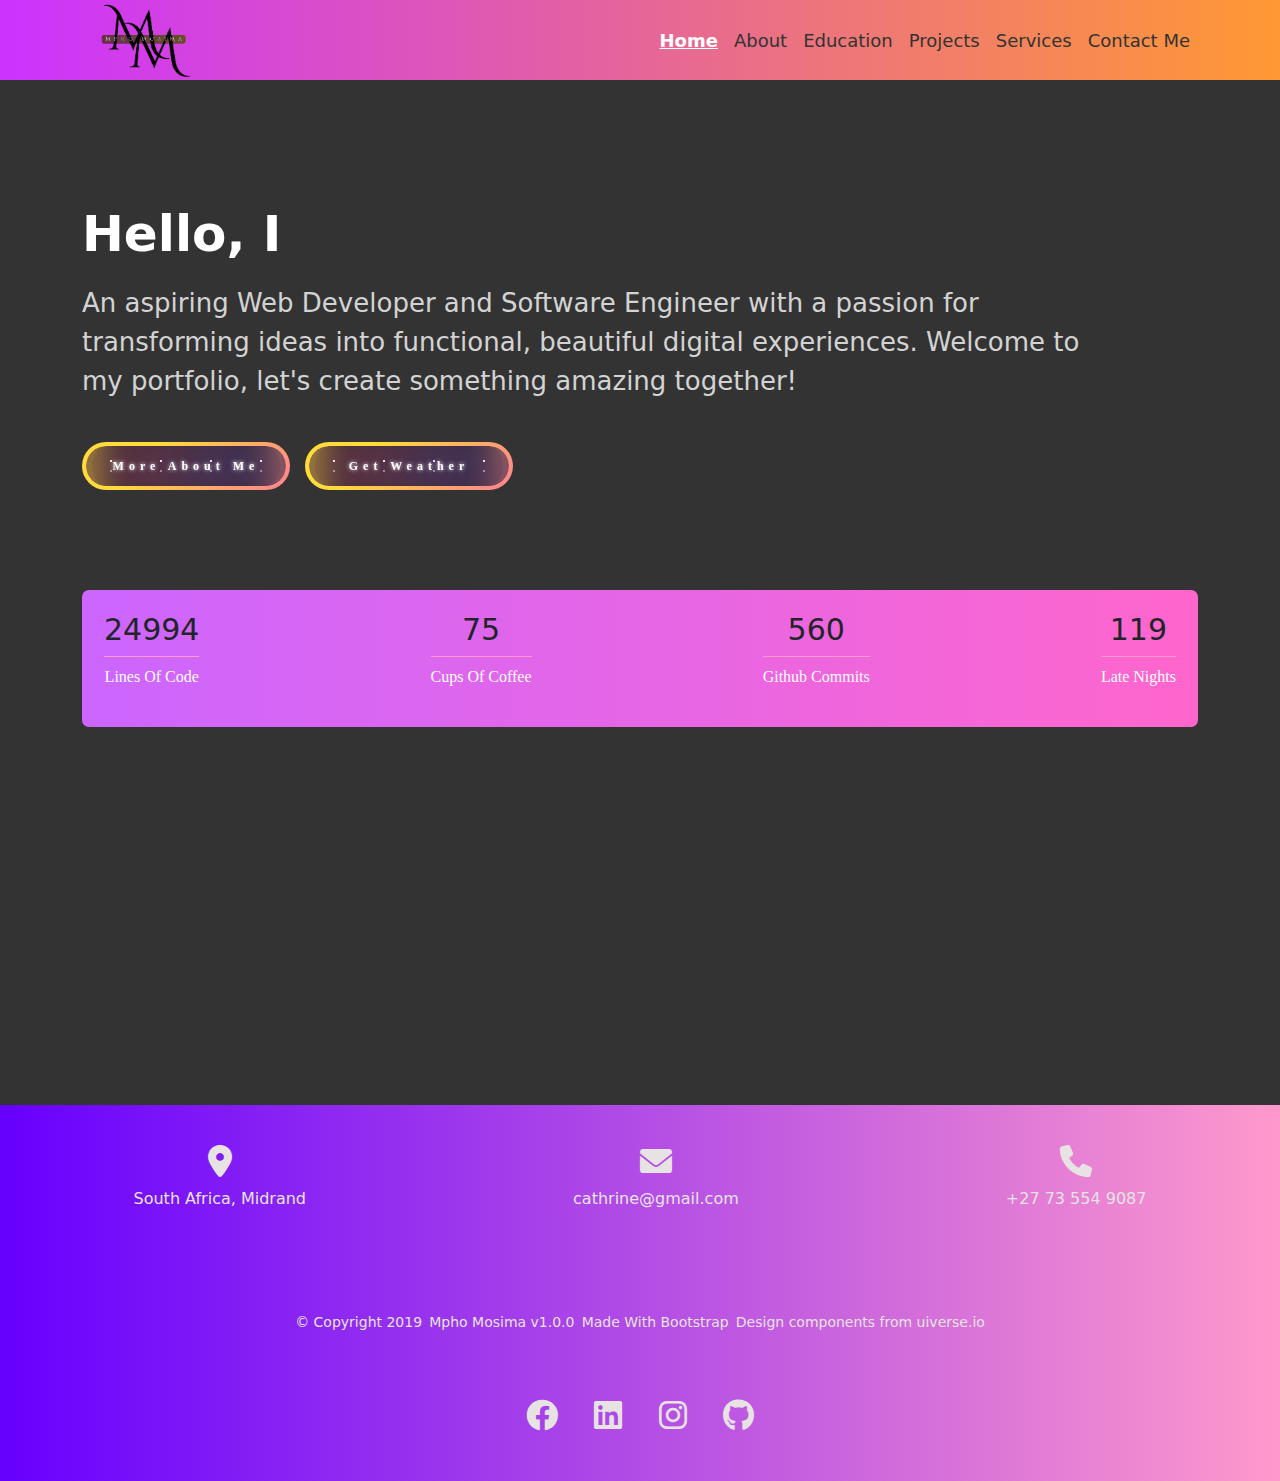
<file: home.html>
<!DOCTYPE html>
<html lang="en">
  <head>
    <meta charset="UTF-8" />
    <meta name="viewport" content="width=device-width, initial-scale=1.0" />
    <title>Mpho | Portfolio</title>
    <!-- Bootstrap 5 CSS -->
    <link
      href="https://cdn.jsdelivr.net/npm/bootstrap@5.3.0/dist/css/bootstrap.min.css"
      rel="stylesheet"
    />
    <link
      rel="stylesheet"
      href="https://cdnjs.cloudflare.com/ajax/libs/font-awesome/6.0.0-beta3/css/all.min.css"
    />
    <link rel="stylesheet" href="index.css" />
    <link rel="icon" type="image/x-icon" href="my-logo2.png">
    <style>
      /* Ensure the body covers the full height of the viewport */
      html,
      body {
        height: 100%;
        margin: 0;
        padding: 0;
      }

      /* Navbar settings */
      .navbar {
        height: 80px; /* Set a fixed height for the navbar */
         
      }

      .navbar-brand img {
        height: auto; /* Maintain aspect ratio */
        max-height: 80px; /* Control the maximum height of the logo */
        width: 100%; /* Maximum height for the logo */
      }

      .navbar-toggler {
        order: 1;
      }

      .navbar-collapse {
        order: 2;
      }

      .ms-auto {
        margin-left: auto;
      }

      /* Introduction section */
      section {
        min-height: 100vh; /* Ensure the section takes up at least the full height of the viewport */
        display: flex;
        justify-content: center;
        align-items: center;
        flex-direction: column;
        padding-top: 80px; /* Prevent content from being hidden behind the fixed navbar */
        
        text-align: center; /* Center-align the text */
      }

      .intro h1 {
        font-size: 50px;
        font-weight: 900;
        color: white; /* Adjust color to your preference */
      }

      .intro p {
        font-size: 26px;
        color: lightgray; /* Adjust color to your preference */
        margin-top: 20px; /* Add space between the h1 and the paragraph */
      }

      /* Responsive adjustments */
      @media (max-width: 768px) {
        .navbar {
          height: 60px;
        }
        
        .intro h1 {
          font-size: 28px; /* Smaller font size for mobile */
        }

        .intro p {
          font-size: 16px; /* Smaller font size for mobile */
        }
        .navbar .menu {
          background: white;
          opacity: o.9;
          margin-top: 3px;
          padding-left: 7px;
        }
      }

      @media (max-width: 576px) {
        .navbar-brand img {
          max-height: 40px; /* Smaller logo for very small screens */
        }
        

        .intro h1 {
          font-size: 24px; /* Smaller font size for mobile */
        }

        .intro p {
          font-size: 14px; /* Smaller font size for mobile */
        }
        .navbar .menu {
          background: gray;
          opacity: o.9;
          margin-top: 3px;
          padding-left: 7px;
        }
      }
    </style>
  </head>
  <body>
    <!-- Navigation bar -->
    <nav class="navbar fixed-top navbar-expand-lg navbar-light bg-light">
      <div class="container">
        <!-- Logo on the left -->
        <a class="navbar-brand" href="index.html">
          <img src="my-logo2.png" alt="Logo" />
        </a>
        <!-- Button for toggling the navbar on smaller screens, positioned on the top right -->
        <button
          class="navbar-toggler ms-auto"
          type="button"
          data-bs-toggle="collapse"
          data-bs-target="#navbarNav"
          aria-controls="navbarNav"
          aria-expanded="false"
          aria-label="Toggle navigation"
        >
          <span class="navbar-toggler-icon"></span>
        </button>
        <!-- Navbar links on the right -->
        <div class="collapse navbar-collapse menu" id="navbarNav">
          <ul class="navbar-nav ms-auto mb-2 mb-lg-0">
            <li class="nav-item">
              <a class="nav-link"  href="home.html"
                >Home</a
              >
            </li>
            <li class="nav-item">
              <a class="nav-link" href="AboutMe.html">About</a>
            </li>
            <li class="nav-item">
              <a class="nav-link" href="Education.html">Education</a>
            </li>
            <li class="nav-item">
              <a class="nav-link" href="Projects.html">Projects</a>
            </li>
            <li class="nav-item">
              <a class="nav-link" href="Services.html">Services</a>
            </li>
            <li class="nav-item">
              <a class="nav-link" href="ContactMe.html">Contact Me</a>
            </li>
          </ul>
        </div>
      </div>
    </nav>

    <!-- Introduction -->
    <section>
      <div class="container">
        <div class="intro">
          <h1 id="auto-type"></h1>
          <p>
            An aspiring Web Developer and Software Engineer with a passion for
            transforming ideas into functional, beautiful digital experiences.
            Welcome to my portfolio, let's create something amazing together!
          </p>
          
          <!-- Button From Uiverse.io by StealthWorm -->
           <div class="but">
          <button type="button" class="btn1" onclick="goToHomepage()">
            <strong>More About Me</strong>
            <div id="container-stars">
              <div id="stars"></div>
            </div>

            <div id="glow">
              <div class="circle"></div>
              <div class="circle"></div>
            </div>
          </button>

          <button type="button" class="btn1" onclick="getWeather()">
            <strong>Get Weather</strong>
            <div id="container-stars">
              <div id="stars"></div>
            </div>

            <div id="glow">
              <div class="circle"></div>
              <div class="circle"></div>
            </div>
          </button>
          </div>

          
        </div>

        <div class="index-stats-container">
          <div class="stat">
            <h5 id="code_counter">0</h5>
            <p>Lines Of Code</p>
          </div>
          <div class="stat">
            <h5 id="cups_of_coffee">0</h5>
            <p>Cups Of Coffee</p>
          </div>
          <div class="stat">
            <h5 id="github_commits">0</h5>
            <p>Github Commits</p>
          </div>
          <div class="stat">
            <h5 id="late_nights">0</h5>
            <p>Late Nights</p>
          </div>
        </div>
      </div>
    </section>

    <footer>
      <div class="icons-container">
        <div class="icons">
          <a
            href="https://www.google.co.za/maps/place/Gallagher+Convention+Centre/@-26.0023428,28.1281739,17z/data=!3m1!4b1!4m6!3m5!1s0x1e956e09d35c626b:0x6ff5cc181341a2b!8m2!3d-26.0023428!4d28.1307488!16s%2Fm%2F09gc9lc?entry=ttu&g_ep=EgoyMDI0MDgyMS4wIKXMDSoASAFQAw%3D%3D"
          >
            <i class="fa-solid fa-location-dot fa-2x"></i>
            <p class="para1">South Africa, Midrand</p>
          </a>
        </div>

        <div class="icons">
          <i class="fa-solid fa-envelope fa-2x"></i>
          <p class="para1">cathrine@gmail.com</p>
        </div>

        <div class="icons">
          <i class="fa-solid fa-phone fa-2x"></i>
          <p class="para1">+27 73 554 9087</p>
        </div>
      </div>

      <span>
        <div class="detail">
          <p>© Copyright 2019</p>
        </div>
        <div class="detail">
          <p>Mpho Mosima v1.0.0</p>
        </div>
        <div class="detail">
          <p>Made With Bootstrap</p>
        </div>
        <p>
          Design components from <a href="https://uiverse.io/">uiverse.io</a>
        </p>
      </span>

      <div class="social-media">
        <a href="https://facebook.com">
          <i class="fa-brands fa-facebook fa-2x"></i>
        </a>
        <a href="https://www.linkedin.com/in/mpho-m-453497256/">
          <i class="fa-brands fa-linkedin fa-2x"></i>
        </a>
        <a href="https://instagram.com">
          <i class="fa-brands fa-instagram fa-2x"></i>
        </a>
        <a href="https://github.com">
          <i class="fa-brands fa-github fa-2x"></i>
        </a>
      </div>
    </footer>

    <!-- Bootstrap 5 JS (Optional) -->
    <script src="https://cdn.jsdelivr.net/npm/bootstrap@5.3.0/dist/js/bootstrap.bundle.min.js"></script>
    <script src="prac.js"></script>
    <script>
      function animateCounter(element, start, end, duration) {
        let startTime = null;

        function step(timestamp) {
          if (!startTime) startTime = timestamp;
          const progress = Math.min((timestamp - startTime) / duration, 1);
          element.textContent = Math.floor(progress * (end - start) + start);
          if (progress < 1) {
            window.requestAnimationFrame(step);
          }
        }

        window.requestAnimationFrame(step);
      }

      const counterElement = document.getElementById("code_counter");
      animateCounter(counterElement, 0, 34879, 1000);

      const cupsOfCoffee = document.getElementById("cups_of_coffee");
      animateCounter(cupsOfCoffee, 0, 106, 1000);

      const githubCommits = document.getElementById("github_commits");
      animateCounter(githubCommits, 0, 782, 1000);

      const lateNights = document.getElementById("late_nights");
      animateCounter(lateNights, 0, 167, 1000);
      function goToHomepage() {
    window.location.href = 'AboutMe.html'; // Replace 'index.html' with the path to your homepage
}

function getWeather() {
    window.location.href = 'index.html'; // Replace 'index.html' with the path to your homepage
}
    </script>
   <script>
    // Get the current page's pathname (e.g., '/about.html')
    const currentPath = window.location.pathname;
  
    // Get all navigation links
    const navLinks = document.querySelectorAll('.nav-link');
  
    // Loop through the links and add 'active' class to the link that matches the current pathname
    navLinks.forEach(link => {
      if (link.pathname === currentPath) {
        link.classList.add('active');
      }
    });
  </script>
  </body>
</html>
</file>
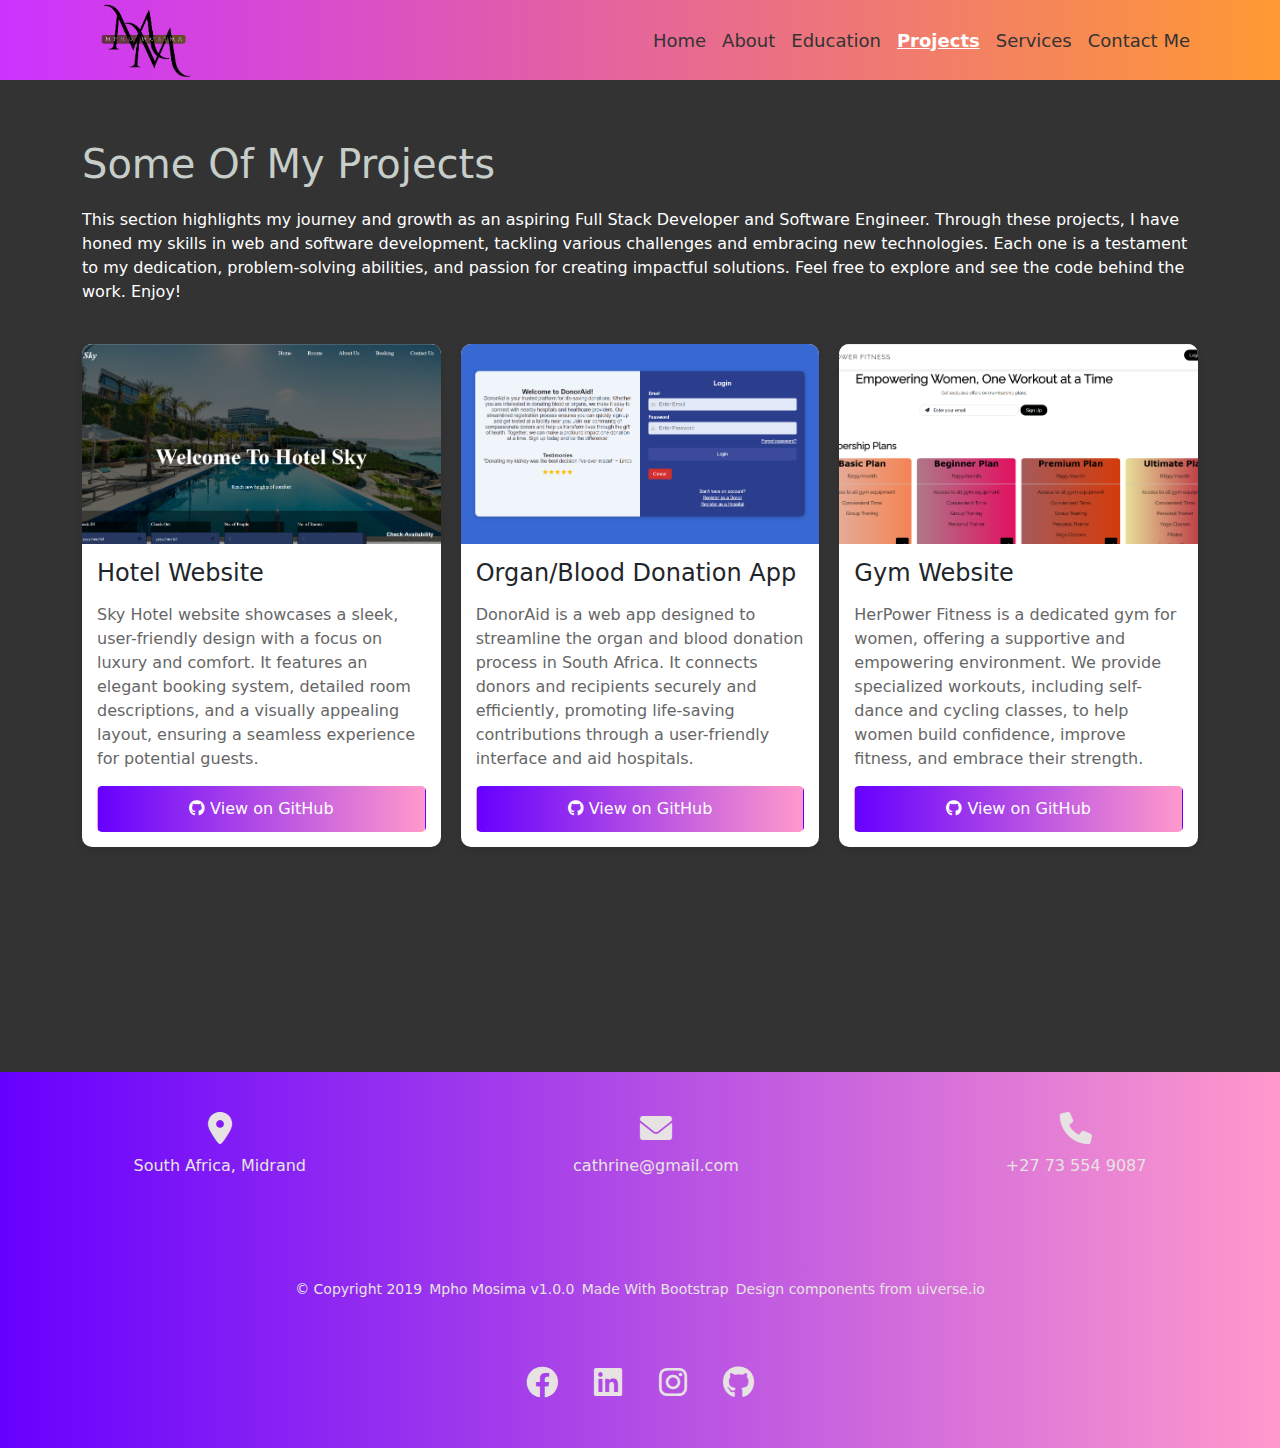
<file: Projects.html>
<!DOCTYPE html>
<html lang="en">
  <head>
    <meta charset="UTF-8" />
    <meta name="viewport" content="width=device-width, initial-scale=1.0" />
    <title>Mpho | Portfolio</title>
    <!-- Bootstrap 5 CSS -->
    <link
      href="https://cdn.jsdelivr.net/npm/bootstrap@5.3.0/dist/css/bootstrap.min.css"
      rel="stylesheet"
    />
    <link rel="stylesheet" href="index.css" />
    <link rel="stylesheet" href="projects.css" />
    <link rel="icon" type="image/x-icon" href="my-logo2.png">
    <link
      rel="stylesheet"
      href="https://cdnjs.cloudflare.com/ajax/libs/font-awesome/6.0.0-beta3/css/all.min.css"
    />
    <style>
      /* Ensure the body covers the full height of the viewport */
      html,
      body {
        height: 100%;
        margin: 0;
        padding: 0;
      }

      /* Navbar settings */
      .navbar {
        height: 80px; /* Set a fixed height for the navbar */
      }

      .navbar-brand img {
        height: auto; /* Maintain aspect ratio */
        max-height: 80px; /* Control the maximum height of the logo */
        width: 100%; /* Maximum height for the logo */
      }

      .navbar-toggler {
        order: 1;
      }

      .navbar-collapse {
        order: 2;
      }

      .ms-auto {
        margin-left: auto;
      }

      /* Introduction section */

      /* Responsive adjustments */
      @media (max-width: 768px) {
        .navbar {
          height: 60px;
        }
        .navbar .menu {
          background: white;
          opacity: o.9;
          margin-top: 3px;
          padding-left: 7px;
        }

        .intro h1 {
          font-size: 28px; /* Smaller font size for mobile */
        }

        .intro p {
          font-size: 16px; /* Smaller font size for mobile */
        }
      }

      @media (max-width: 576px) {
        .navbar-brand img {
          max-height: 40px; /* Smaller logo for very small screens */
        }
        .navbar .menu {
          background: gray;
          opacity: o.9;
          margin-top: 3px;
          padding-left: 7px;
        }

        .intro h1 {
          font-size: 24px; /* Smaller font size for mobile */
        }

        .intro p {
          font-size: 14px; /* Smaller font size for mobile */
        }
      }
    </style>
  </head>
  <body>
    <!-- Navigation bar -->
    <nav class="navbar fixed-top navbar-expand-lg navbar-light bg-light">
      <div class="container">
        <!-- Logo on the left -->
        <a class="navbar-brand" href="home.html">
          <img src="my-logo2.png" alt="Logo" />
        </a>
        <!-- Button for toggling the navbar on smaller screens, positioned on the top right -->
        <button
          class="navbar-toggler ms-auto"
          type="button"
          data-bs-toggle="collapse"
          data-bs-target="#navbarNav"
          aria-controls="navbarNav"
          aria-expanded="false"
          aria-label="Toggle navigation"
        >
          <span class="navbar-toggler-icon"></span>
        </button>
        <!-- Navbar links on the right -->
        <div class="collapse navbar-collapse menu" id="navbarNav">
          <ul class="navbar-nav ms-auto mb-2 mb-lg-0">
            <li class="nav-item">
              <a class="nav-link" href="home.html"
                >Home</a
              >
            </li>
            <li class="nav-item">
              <a class="nav-link" href="AboutMe.html">About</a>
            </li>
            <li class="nav-item">
              <a class="nav-link" href="Education.html">Education</a>
            </li>
            <li class="nav-item">
              <a class="nav-link" href="Projects.html">Projects</a>
            </li>
            <li class="nav-item">
              <a class="nav-link" href="Services.html">Services</a>
            </li>
            <li class="nav-item">
              <a class="nav-link" href="ContactMe.html">Contact Me</a>
            </li>
          </ul>
        </div>
      </div>
    </nav>

    <!-- My Projects -->

    <section class="portfolio">
      <div class="container">
        <h1>Some Of My Projects</h1>
        <p class="para">
          This section highlights my journey and growth as an aspiring Full
          Stack Developer and Software Engineer. Through these projects, I have
          honed my skills in web and software development, tackling various
          challenges and embracing new technologies. Each one is a testament to
          my dedication, problem-solving abilities, and passion for creating
          impactful solutions. Feel free to explore and see the code behind the
          work. Enjoy!
        </p>
        <div class="grid-container">
          <div class="project-card">
            <a href="#img1">
              <img src="hotel.png" alt="Project 1" />
            </a>
            <h2>Hotel Website</h2>
            <p>
              Sky Hotel website showcases a sleek, user-friendly design with
              a focus on luxury and comfort. It features an elegant booking
              system, detailed room descriptions, and a visually appealing
              layout, ensuring a seamless experience for potential guests.
            </p>
            <a
              href="https://github.com/DevMpho/Sky-Hotel.git"
              class="btn"
              target="_blank"
            >
              <i class="fab fa-github"></i> View on GitHub
            </a>
          </div>

          <!-- Lightbox for Project 1 -->
          <div id="img1" class="lightbox">
            <a href="#" class="close">&times;</a>
            <img src="hotel.png" alt="Project 1" />
          </div>

          <div class="project-card">
            <a href="#img2">
              <img src="donor.png" alt="Project 2" />
            </a>
            <h2>Organ/Blood Donation App</h2>
            <p>
              DonorAid is a web app designed to streamline the organ and blood
              donation process in South Africa. It connects donors and
              recipients securely and efficiently, promoting life-saving
              contributions through a user-friendly interface and aid hospitals.
            </p>
            <a
              href="https://github.com/jvn310/DonorAid.git"
              class="btn"
              target="_blank"
            >
              <i class="fab fa-github"></i> View on GitHub
            </a>
          </div>

          <!-- Lightbox for Project 2 -->
          <div id="img2" class="lightbox">
            <a href="#" class="close">&times;</a>
            <img src="donor.png" alt="Project 2" />
          </div>

          <div class="project-card">
            <a href="#img3">
              <img src="gym.png" alt="Project 3" />
            </a>
            <h2>Gym Website</h2>
            <p>
              HerPower Fitness is a dedicated gym for women, offering a
              supportive and empowering environment. We provide specialized
              workouts, including self-dance and cycling classes, to help women
              build confidence, improve fitness, and embrace their strength.
            </p>
            <a
              href="https://github.com/DevMpho/HerPower-Fitness"
              class="btn"
              target="_blank"
            >
              <i class="fab fa-github"></i> View on GitHub
            </a>
          </div>

          <!-- Lightbox for Project 3 -->
          <div id="img3" class="lightbox">
            <a href="#" class="close">&times;</a>
            <img src="gym.png" alt="Project 3" />
          </div>
        </div>
      </div>
    </section>

    <footer>
      <div class="icons-container">
        <div class="icons">
          <a
            href="https://www.google.co.za/maps/place/Gallagher+Convention+Centre/@-26.0023428,28.1281739,17z/data=!3m1!4b1!4m6!3m5!1s0x1e956e09d35c626b:0x6ff5cc181341a2b!8m2!3d-26.0023428!4d28.1307488!16s%2Fm%2F09gc9lc?entry=ttu&g_ep=EgoyMDI0MDgyMS4wIKXMDSoASAFQAw%3D%3D"
          >
            <i class="fa-solid fa-location-dot fa-2x"></i>
            <p>South Africa, Midrand</p>
          </a>
        </div>

        <div class="icons">
          <i class="fa-solid fa-envelope fa-2x"></i>
          <p>cathrine@gmail.com</p>
        </div>

        <div class="icons">
          <i class="fa-solid fa-phone fa-2x"></i>
          <p>+27 73 554 9087</p>
        </div>
      </div>

      <span>
        <div class="detail">
          <p>© Copyright 2019</p>
        </div>
        <div class="detail">
          <p>Mpho Mosima v1.0.0</p>
        </div>
        <div class="detail">
          <p>Made With Bootstrap</p>
        </div>
        <p>
          Design components from <a href="https://uiverse.io/">uiverse.io</a>
        </p>
      </span>

      <div class="social-media">
        <a href="https://facebook.com">
          <i class="fa-brands fa-facebook fa-2x"></i>
        </a>
        <a href="https://linkedin.com">
          <i class="fa-brands fa-linkedin fa-2x"></i>
        </a>
        <a href="https://instagram.com">
          <i class="fa-brands fa-instagram fa-2x"></i>
        </a>
        <a href="https://github.com">
          <i class="fa-brands fa-github fa-2x"></i>
        </a>
      </div>
    </footer>

    <!-- Bootstrap 5 JS (Optional) -->
    <script src="https://cdn.jsdelivr.net/npm/bootstrap@5.3.0/dist/js/bootstrap.bundle.min.js"></script>
    <script>
      // Get the current page's pathname (e.g., '/about.html')
      const currentPath = window.location.pathname;
    
      // Get all navigation links
      const navLinks = document.querySelectorAll('.nav-link');
    
      // Loop through the links and add 'active' class to the link that matches the current pathname
      navLinks.forEach(link => {
        if (link.pathname === currentPath) {
          link.classList.add('active');
        }
      });
    </script>
  </body>
</html>
</file>
<file: index.css>
html, body {
    height: 100%;
    background: #333;
    margin: 0;
    padding: 0;
  }
.navbar {
  background: linear-gradient(
    to right,
    #cc33ff,
    #ff9933
    
  );
  
}
/*.nav-item a{
  font-size: 17px;
  color: black;
}*/
.nav-item a:hover {
  color: white;

}
.nav-link {
  color: #333; /* Default link color (black) */
  text-decoration: none;
  font-size: 18px;
  
}

.navbar-nav .nav-link.active {
  color: #ffffff !important; /* Force white color for active links */
  font-weight: bold;
  text-decoration: underline;
}
.intro {
  text-align: left;
  margin-top: 50px;

  p {
    
    font-size: 17px;
    max-width: 1000px;
  }
}



.intro h1 {
  font-size: 48px;
  font-weight: bold;
  color: white; 
  white-space: nowrap;
  /* Hides the text until it's typed */

  width: 0;
}

/*button*/
/* From Uiverse.io by StealthWorm */
.but {
  display: flex;
  gap: 15px; /* Adjust the gap between the buttons as needed */
  
}
@media (max-width: 768px) {
  .but {
    flex-direction: column; /* Stack buttons vertically */
    align-items: center; 
    gap: 0;/* Center buttons when stacked */
  }

  .btn1 {
    width: 100%; /* Make buttons full width */
    max-width: none; /* Remove max-width restriction */
    margin-bottom: 2px; /* Space between stacked buttons */
  }
  .index-stats-container {
    flex-direction: column;
    margin-top: 0;
  }
  
}
@media (max-width: 600px) {
  .index-stats-container {
    flex-direction: column;
    margin-top: 0;
  }
  

}


.btn1 {
  font-size: 18px;
  display: flex;
  justify-content: center;
  align-items: center;
  width: 13rem;
  overflow: hidden;
  height: 3rem;
  background-size: 300% 300%;
  cursor: pointer;
  backdrop-filter: blur(1rem);
  border-radius: 5rem;
  transition: 0.5s;
  animation: gradient_301 5s ease infinite;
  border: double 4px transparent;
  background-image: linear-gradient(#212121, #212121),
    linear-gradient(
      137.48deg,
      #ffdb3b 10%,
      #fe53bb 45%,
      #8f51ea 67%,
      #0044ff 87%
    );
  background-origin: border-box;
  background-clip: content-box, border-box;
  margin-top: 25px;
}

#container-stars {
  position: absolute;
  z-index: -1;
  width: 100%;
  height: 100%;
  overflow: hidden;
  transition: 0.5s;
  backdrop-filter: blur(1rem);
  border-radius: 5rem;
}

strong {
  z-index: 2;
  font-family: "Avalors Personal Use";
  font-size: 12px;
  letter-spacing: 5px;
  color: #ffffff;
  text-shadow: 0 0 4px white;
}

#glow {
  position: absolute;
  display: flex;
  width: 12rem;
}

.circle {
  width: 100%;
  height: 30px;
  filter: blur(2rem);
  animation: pulse_3011 4s infinite;
  z-index: -1;
}

.circle:nth-of-type(1) {
  background: rgba(254, 83, 186, 0.636);
}

.circle:nth-of-type(2) {
  background: rgba(142, 81, 234, 0.704);
}

.btn:hover #container-stars {
  z-index: 1;
  background-color: #212121;
}

.btn:hover {
  transform: scale(1.1);
}

.btn:active {
  border: double 4px #fe53bb;
  background-origin: border-box;
  background-clip: content-box, border-box;
  animation: none;
}

.btn:active .circle {
  background: #fe53bb;
}

#stars {
  position: relative;
  background: transparent;
  width: 200rem;
  height: 200rem;
}

#stars::after {
  content: "";
  position: absolute;
  top: -10rem;
  left: -100rem;
  width: 100%;
  height: 100%;
  animation: animStarRotate 90s linear infinite;
}

#stars::after {
  background-image: radial-gradient(#ffffff 1px, transparent 1%);
  background-size: 50px 50px;
}

#stars::before {
  content: "";
  position: absolute;
  top: 0;
  left: -50%;
  width: 170%;
  height: 500%;
  animation: animStar 60s linear infinite;
}

#stars::before {
  background-image: radial-gradient(#ffffff 1px, transparent 1%);
  background-size: 50px 50px;
  opacity: 0.5;
}

@keyframes animStar {
  from {
    transform: translateY(0);
  }

  to {
    transform: translateY(-135rem);
  }
}

@keyframes animStarRotate {
  from {
    transform: rotate(360deg);
  }

  to {
    transform: rotate(0);
  }
}

@keyframes gradient_301 {
  0% {
    background-position: 0% 50%;
  }

  50% {
    background-position: 100% 50%;
  }

  100% {
    background-position: 0% 50%;
  }
}

@keyframes pulse_3011 {
  0% {
    transform: scale(0.75);
    box-shadow: 0 0 0 0 rgba(0, 0, 0, 0.7);
  }

  70% {
    transform: scale(1);
    box-shadow: 0 0 0 10px rgba(0, 0, 0, 0);
  }

  100% {
    transform: scale(0.75);
    box-shadow: 0 0 0 0 rgba(0, 0, 0, 0);
  }
}


.index-stats-container {
  display: flex;
  width: 100%;
  justify-content: space-between;
  margin-top: 100px;
  margin-bottom: 100px;
  background: linear-gradient(
    to right,
    #cc66ff,
    #ff66cc
  );
  
  padding: 22px 22px;
  border-radius: 7px;
}

.stat {
  p {
    color: white;
    font-family: 'poppins-bold';
  }

  h5 {
    font-size: 30px;
    padding-bottom: 8px;
    border-bottom: 1px solid #ff99cc;
  }
}

footer {
  margin-top: 16%;
  padding: 40px 0;
  background: linear-gradient(
    to right,
    #6600ff,
    #ff99cc
  );
  
  

  span {
    padding-top: 55px;
    display: flex;
    justify-content: space-evenly;
    max-width: 55%;
    margin: auto;
    font-size: 14px;
  }
   /* Responsive adjustments */
   @media (max-width: 768px) {
    span{
      max-width: 95%;
    }
    footer{
      margin: 0;
    }
    
  }

  @media (max-width: 576px) {
    span{
      max-width: 95%;
    }
    footer{
      margin: 0;
    }
    
  }


  .icons-container {
    display: flex;
    justify-content: space-around;
    margin-bottom: 30px;
  }

  .icons {
    display: flex;
    flex-direction: column;
    text-align: center;
    color: rgb(231, 227, 227);;
  }

  i {
    display: flex;
    justify-content: center;
    margin-bottom: 10px;
  }

  a {
    text-decoration: none;
    color: inherit;
  }
  .para1 {
    color: rgb(231, 227, 227);
  }
  span {
     color: rgb(231, 227, 227);
  }
}


.social-media {
  display: flex;
  justify-content: space-evenly;
  max-width: 300px;
  margin: auto;
  margin-top: 50px;

  a {
    text-decoration: none;
    
    color: rgb(231, 227, 227);
  }
  a:hover {
    color: rgb(80, 79, 79);
    background-color: rgb(234, 159, 31);
    box-shadow: 0 0 5px rgb(234, 159, 31),
              0 0 25px rgb(234, 159, 31),
              0 0 50px rgb(234, 159, 31),
              0 0 100px rgb(234, 159, 31);
}
  }
</file>
<file: aboutMe.css>
@font-face {
    font-family: 'Doodle';
    src: url('fonts/DOODLE.ttf') format('truetype');
    font-weight: normal;
    font-style: normal;
}

.about-me-skills-container {
    border-radius: 50%;
}


.center-text {
    margin-top: 100px;
    margin-bottom: 60px;
    display: flex;
    justify-content: center;
    align-items: center;
    text-align: center;
    flex-direction: column;
}
.center-text .fill{
    color: white;
    
}
h2 {
    font-family: 'poppins-semibold', serif;
    color: white;
    line-height: 1.25;
    margin-bottom: 4px;
    font-weight: 600;
}

h5 {
    color: #C7CECA;
    line-height: 1.9;
    font-size: 19px;
    font-family: 'poppins-bold';
}
h6 {
    font-family: 'lora-regular', serif;
    color: lightgray;
    line-height: 1.8;
}

.profile .fill {
    background: linear-gradient(to right, #ff99cc, #ffff99);
            -webkit-background-clip: text;
            -webkit-text-fill-color: transparent;

}
.skills .fill {
    background: linear-gradient(to right, #ff99cc, #ffff99);
            -webkit-background-clip: text;
            -webkit-text-fill-color: transparent;
}
.center-text h3 {
    font-size: 3rem;
    font-weight: 400;
}
.center-text h1 {
    font-size: 4rem;
    font-weight: 900;
}
.center-text p {
    font-size: 1.5rem;
}

.profile-skills {
    min-height: 300px; /* Ensure a minimum height */
    border: 1px solid #ccc;
    width: 100%;
    padding: 0;
    border-radius: 10px;
}

@media (max-width: 3000px) {
    .profile-skills {
        flex-wrap: nowrap;
    }
}

@media (max-width: 1200px) {
    .profile-skills {
        flex-wrap: nowrap;
    }
}

@media (max-width: 900) {
    .profile-skills {
        flex-wrap: wrap;
    }
}

@media (max-width: 500px) {
    .profile-skills {
        flex-wrap: wrap;
    }
}
@media (max-width: 576px) {
    .about-actions-buttons {
        flex-direction: column;
        align-items: center;
    }

    .btn-custom {
        width: 80%; /* Make buttons full width */
        margin-bottom: 10px; /* Add some spacing between buttons */
    }

    .about-actions-buttons .btn-custom:last-child {
        margin-bottom: 0; /* Remove margin from the last button */
    }
}
.profile {
    line-height: 1.9;
    font-size: 17px;
}

.profile, .skills {
    width: 100%;
    display: flex;
    justify-content: center;
    align-items: center;
    padding: 20px;
    border-top-right-radius: 10px;
    border-bottom-right-radius: 10px;
}
.skills ul {
    list-style: none;
    width: 100%;
}
.skills {
    padding: 20px;
    box-shadow: 0 14px 28px rgba(0, 0, 0, 0.25), 0 10px 10px rgba(0, 0, 0, 0.22);
}

.about-actions-buttons {
    padding: 0;
}

.skills li {
    margin: 20px 0;
    padding: 10px;
}
.bar {
    background: #353b48;
    display: block;
    height: 20px;
    border: 1px solid rgba(0, 0, 0, 0.3);
    border-radius: 10px;
    overflow: hidden;
    box-shadow: 0 1px 3px rgba(0, 0, 0, 0.25), 0 1px 2px rgba(0, 0, 0, 0.22);
    transition: all 0.3s cubic-bezier(.25,.8,.25,1);
}
.bar:hover {
    box-shadow: 0 14px 28px rgba(0, 0, 0, 0.25), 0 10px 10px rgba(0, 0, 0, 0.22);
}
.bar span {
    height: 20px;
    float: left;
    background: linear-gradient(135deg, rgba(236,0,140,1)0%,rgba(252,103,103,1)100%);
}
.html {
    width: 90%;
    animation: html 3s;
}
.css {
    width: 70%;
    animation: html 3s;
}
.javascript {
    width: 50%;
    animation: html 3s;
}
.mongodb {
    width: 40%;
    animation: html 3s;
}
.c-sharp {
    width: 50%;
    animation: html 3s;
}

.content {
    padding: 20px;
    border: 1px solid #ccc;
    margin-top: 20px;
}

.btn-container {
    margin-top: 20px;
}

.btn-custom {
    flex: 1;
    margin: 5px;
    padding: 10px;
    text-align: center;

    background-image: linear-gradient(
        137.48deg,
        #ffdb3b 10%,
        #fe53bb 45%,
        #8f51ea 67%,
        #0044ff 87%
    );
    color: #fff; 
    border: 2px solid transparent; 
    border-radius: 5rem;
    padding: 10px;
    text-align: center;
    cursor: pointer;
    transition: 0.5s;
    animation: gradient_301 5s ease infinite;
}
@keyframes gradient_301 {
    0% { background-position: 0% 0%; }
    50% { background-position: 100% 100%; }
    100% { background-position: 0% 0%; }
}
.btn-custom:hover {
    transform: none;
}
</file>
<file: education.css>
@import url('https://fonts.googleapis.com/css2?family=Poppins:wght@300;400;500;600;700&display=swap');
*{
	margin:0;
	padding:0;
	box-sizing: border-box;
}
@font-face {
    font-family: 'Doodle';
    src: url('fonts/DOODLE.ttf') format('truetype');
    font-weight: normal;
    font-style: normal;
}
body{
	font-family: 'Poppins', sans-serif;
}
.timeline-section{
	background-color: #333;
	min-height: 100vh;
	padding: 100px 15px;
}
.timeline-items{
	max-width: 1000px;
	margin:auto;
	display: flex;
	flex-wrap: wrap;
	position: relative;
}
.timeline-items::before{
	content: '';
	position: absolute;
	width: 2px;
	height: 100%;
	background-color: #2f363e;
	left: calc(50% - 1px);
}
.timeline-item{
	margin-bottom: 40px;
	width: 100%;
	position: relative;
}
.timeline-item:last-child{
	margin-bottom: 0;
}
.timeline-item:nth-child(odd){
    padding-right: calc(50% + 30px);
	text-align: right;
}
.timeline-item:nth-child(even){
    padding-left: calc(50% + 30px);
}
.timeline-dot{
	height: 16px;
	width: 16px;
	background-color: #e61de9;
	position: absolute;
	left: calc(50% - 8px);
	border-radius: 50%;
	top:10px;
	
}
.timeline-date{
	font-size: 18px;
	color: #acb3f3;
	margin:6px 0 15px;
}
.timeline-content{
    background-color: #2f363e;
	padding: 30px;
	border-radius: 5px;
	background: linear-gradient(#212121, #212121) padding-box,
              linear-gradient(145deg, transparent 35%,#e81cff, #40c9ff) border-box;
    animation: gradient 5s ease infinite;
    border: 3px solid transparent;
	box-sizing: border-box;
    border-radius: 10px;
}

@keyframes gradient {
	0% {
	  background-position: 0% 50%;
	}
	50% {
	  background-position: 100% 50%;
	}
	100% {
	  background-position: 0% 50%;
	}
}

.timeline-content h3{
    font-size: 20px;
	color: #ffffff;
	margin:0 0 10px;
	text-transform: capitalize;
	font-weight: 500;
}
.timeline-content p{
    color: #c8c8c8;
	font-size: 16px;
	font-weight: 300;
	line-height: 22px;
}

/* responsive */
@media(max-width: 767px){
	.timeline-items::before{
		left: 7px;
	}
	.timeline-item:nth-child(odd){
		padding-right: 0;
		text-align: left;
	}
	.timeline-item:nth-child(odd),
	.timeline-item:nth-child(even){
		padding-left: 37px;
	}
	.timeline-dot{
		left:0;
	}
}

.education-header-container {
	margin-top: 20px;
	margin-bottom: 20px;
    max-width: 700px;
    margin-left: auto;
    margin-right: auto;
    text-align: center;


    h5 {
        color: #C7CECA;
        line-height: 1.9;
        font-size: 19px;
        font-family: 'poppins-bold';
    }

    h6 {
        font-family: 'lora-regular', serif;
        color: white;
        line-height: 1.8;
    }
}
</file>
<file: projects.css>
.portfolio {
    max-width: 1200px;
    margin: 0 auto;
    margin-top: 120px;
    padding: 20px;
    text-align: left;
}

h1 {
    font-size: 2.5em;
    margin-bottom: 20px;
    color: #C7CECA;
}

.para {
    color: white;
}

.grid-container {
    display: grid;
    grid-template-columns: repeat(auto-fit, minmax(280px, 1fr));
    gap: 20px;
    margin-top: 40px;
}

.project-card {
    background-color: #fff;
    border-radius: 10px;
    box-shadow: 0 4px 8px rgba(0, 0, 0, 0.1);
    overflow: hidden;
    text-align: left;
    transition: transform 0.2s;
}

.project-card:hover {
    transform: scale(1.05);
}

.project-card img {
    width: 100%;
    height: 200px;
    object-fit: cover;
    display: block;
}

.project-card h2 {
    font-size: 1.5em;
    margin: 15px;
}

.project-card p {
    font-size: 1em;
    margin: 15px;
    color: #666;
}

.project-card .btn {
    display: block;
    width: calc(100% - 30px);
    margin: 15px;
    padding: 10px;
    text-align: center;
    background: linear-gradient(
    to right,
    #6600ff,
    #ff99cc
  );
    
    color: #fff;
    text-decoration: none;
    border-radius: 5px;
    transition: background-color 0.2s;
}

.project-card .btn:hover {
    background-color: #0056b3;
}

/* Lightbox styles */
.lightbox {
    display: none; /* Hidden by default */
    position: fixed;
    top: 0;
    left: 0;
    width: 100%;
    height: 100%;
    background-color: rgba(0, 0, 0, 0.8);
    justify-content: center;
    align-items: center;
    z-index: 1050;
}

.lightbox img {
    max-width: 90%;
    max-height: 90%;
    border-radius: 10px;
}

.lightbox:target {
    display: flex; /* Display the lightbox when targeted */
}

.lightbox .close {
    position: absolute;
    top: 20px;
    right: 20px;
    font-size: 2em;
    color: #fff;
    text-decoration: none;
    z-index: 1060; /* Ensure close button is on top of the navbar */
}

@media (max-width: 600px) {
    .grid-container {
        grid-template-columns: 1fr;
    }
}
</file>
